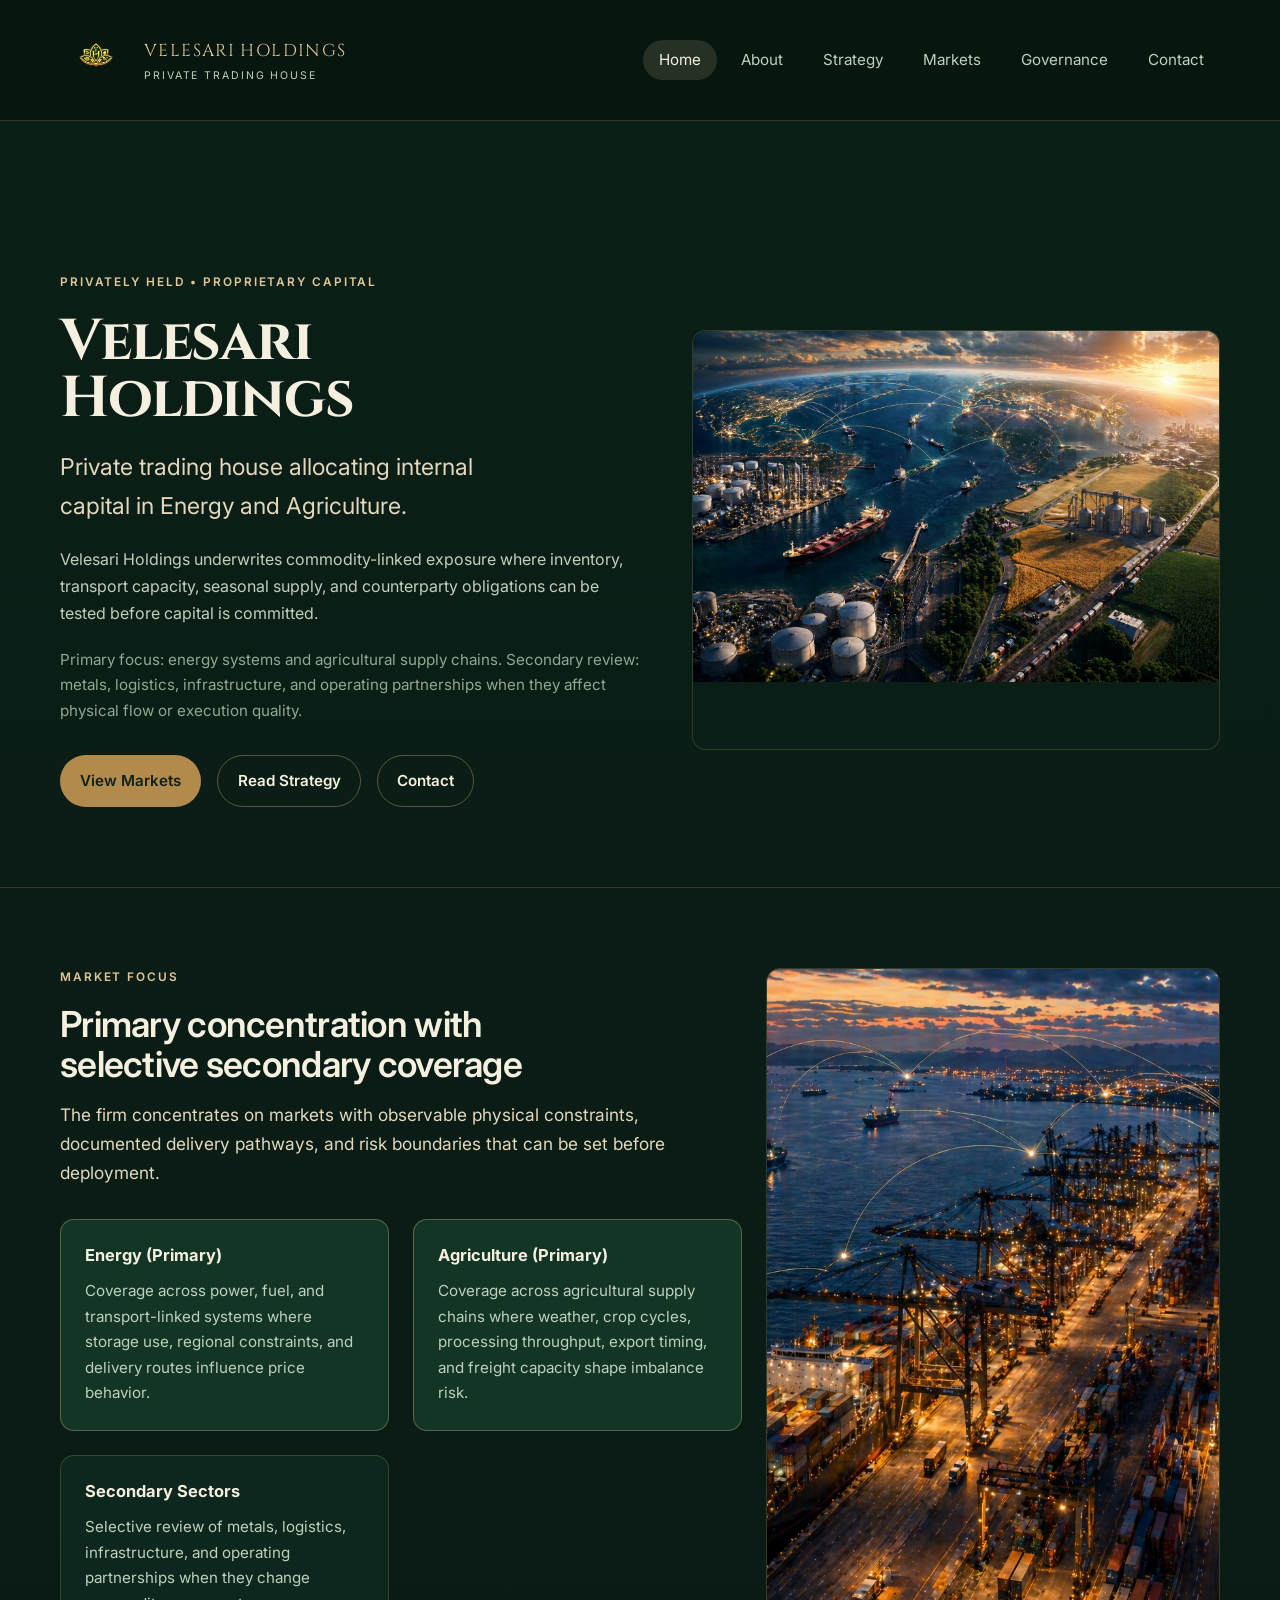
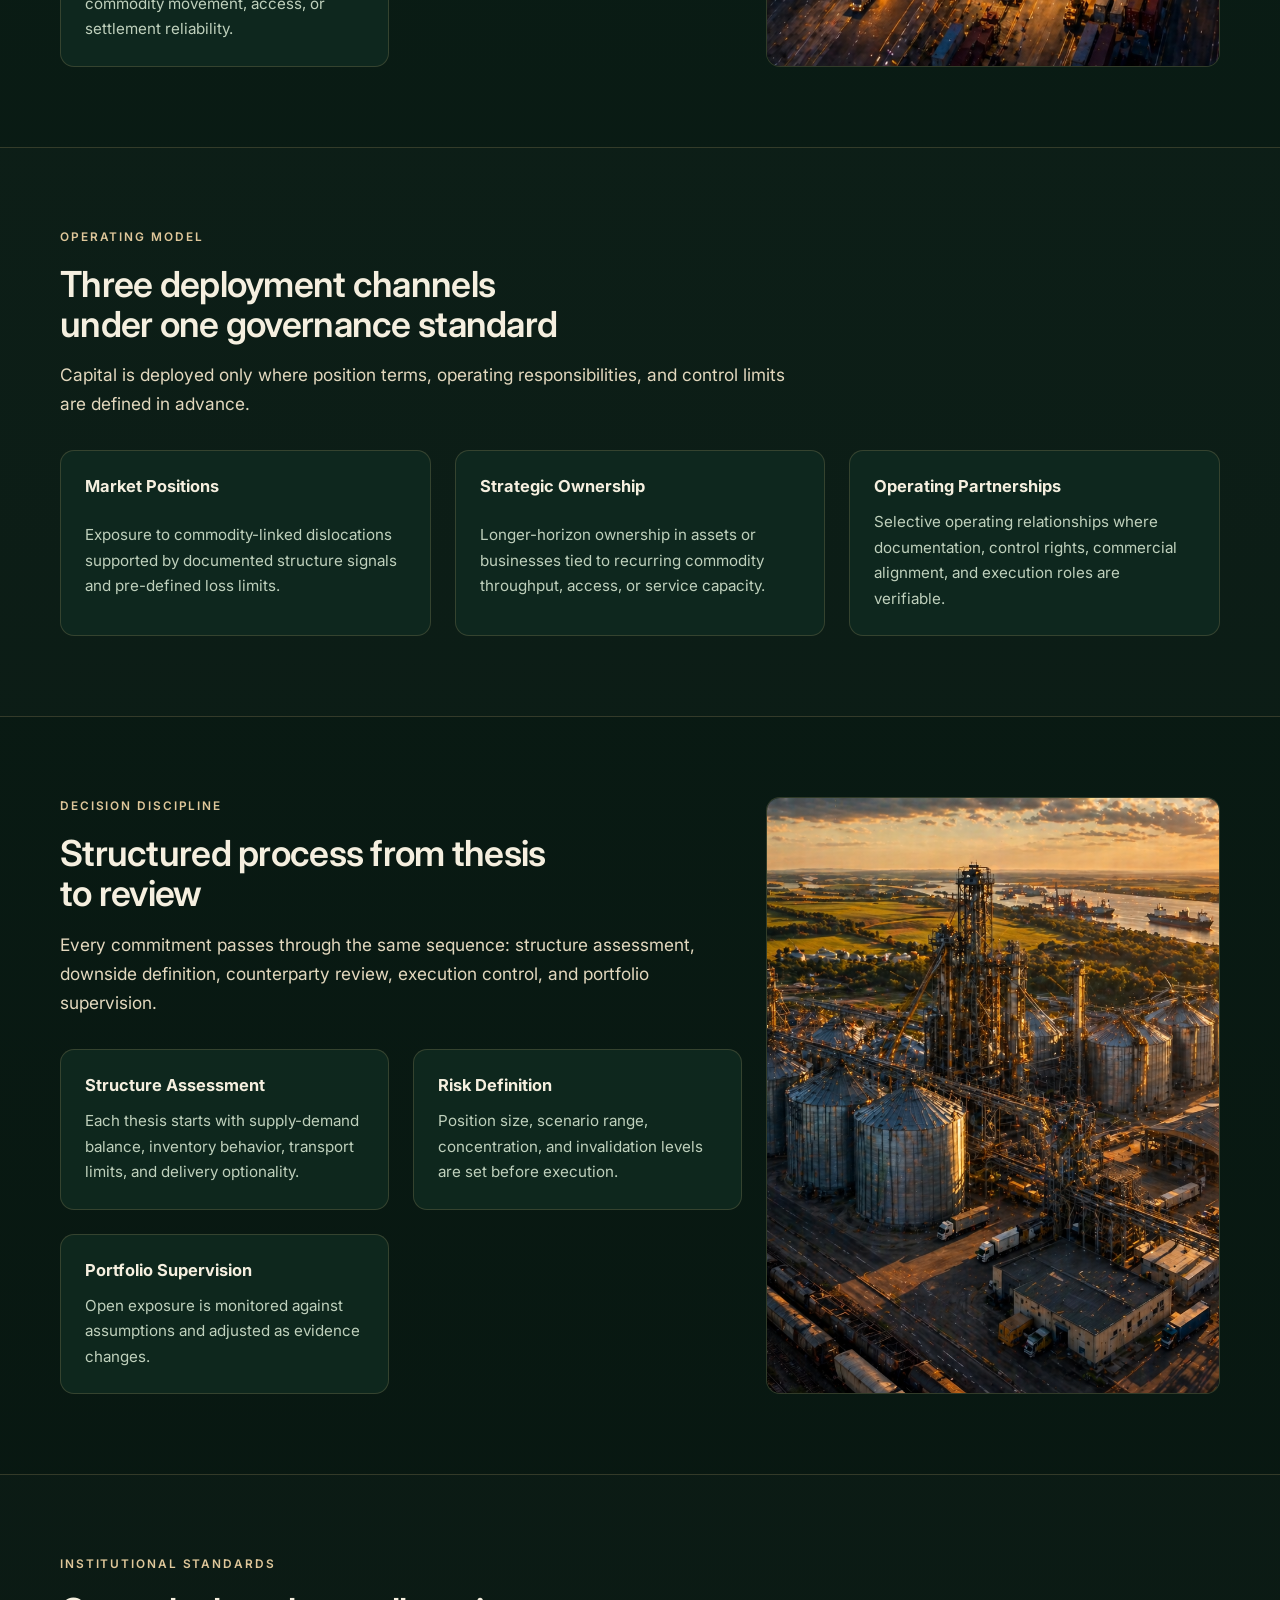
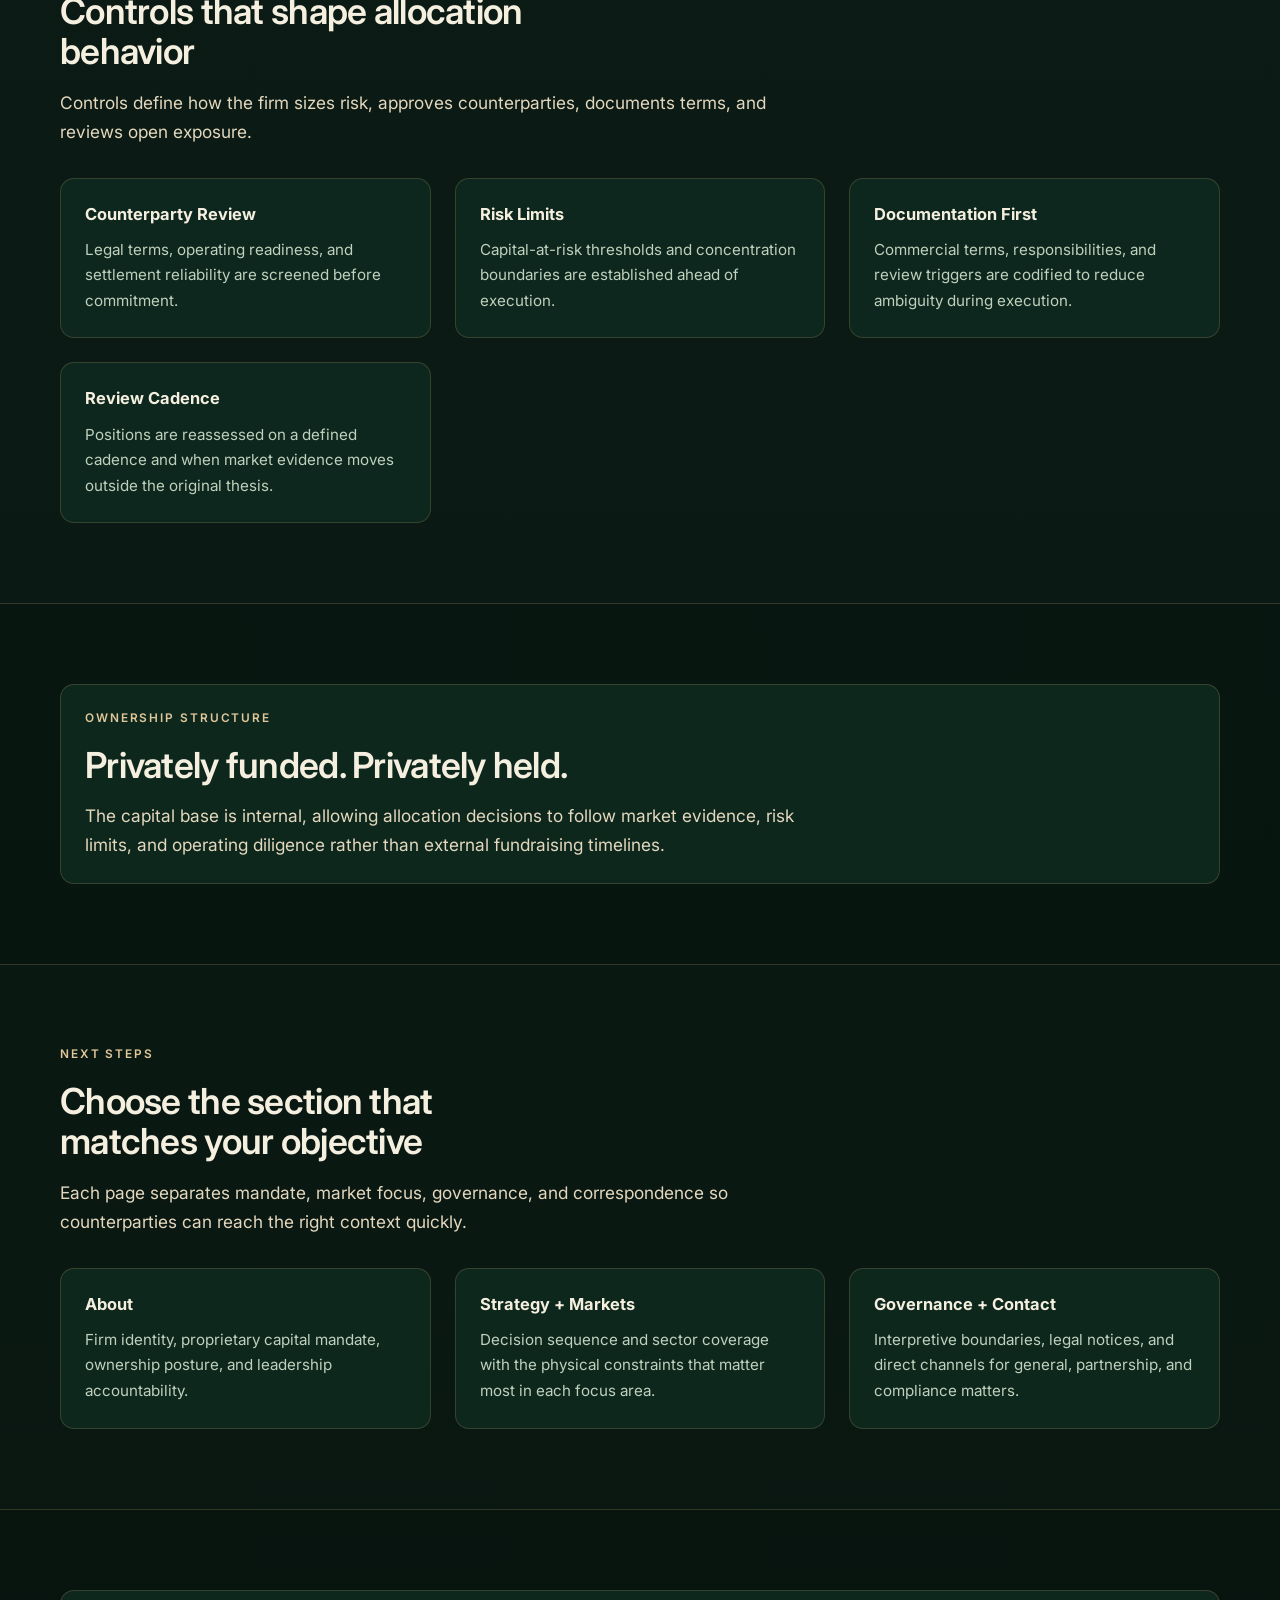
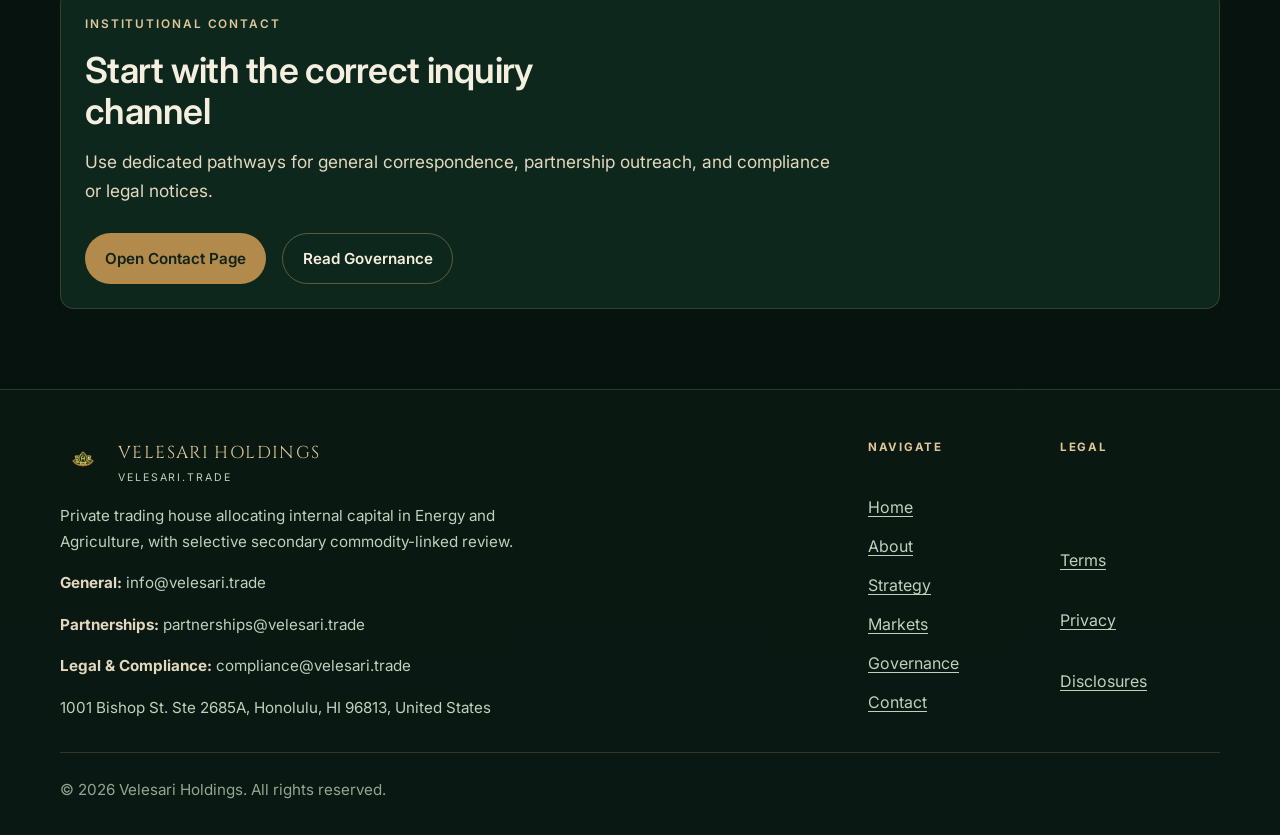
<file: index.html>
<!DOCTYPE html>
<html lang="en">
<head>
  <meta charset="utf-8" />
  <meta http-equiv="refresh" content="0; url=./home.html" />
  <meta name="viewport" content="width=device-width, initial-scale=1" />
  <title>Velesari Holdings | Redirecting</title>
  <link rel="canonical" href="./home.html" />
  <script>
    window.location.replace("./home.html");
  </script>
</head>
<body>
  <p>
    Redirecting to the <a href="./home.html">Velesari Holdings home page</a>.
  </p>
</body>
</html>
</file>
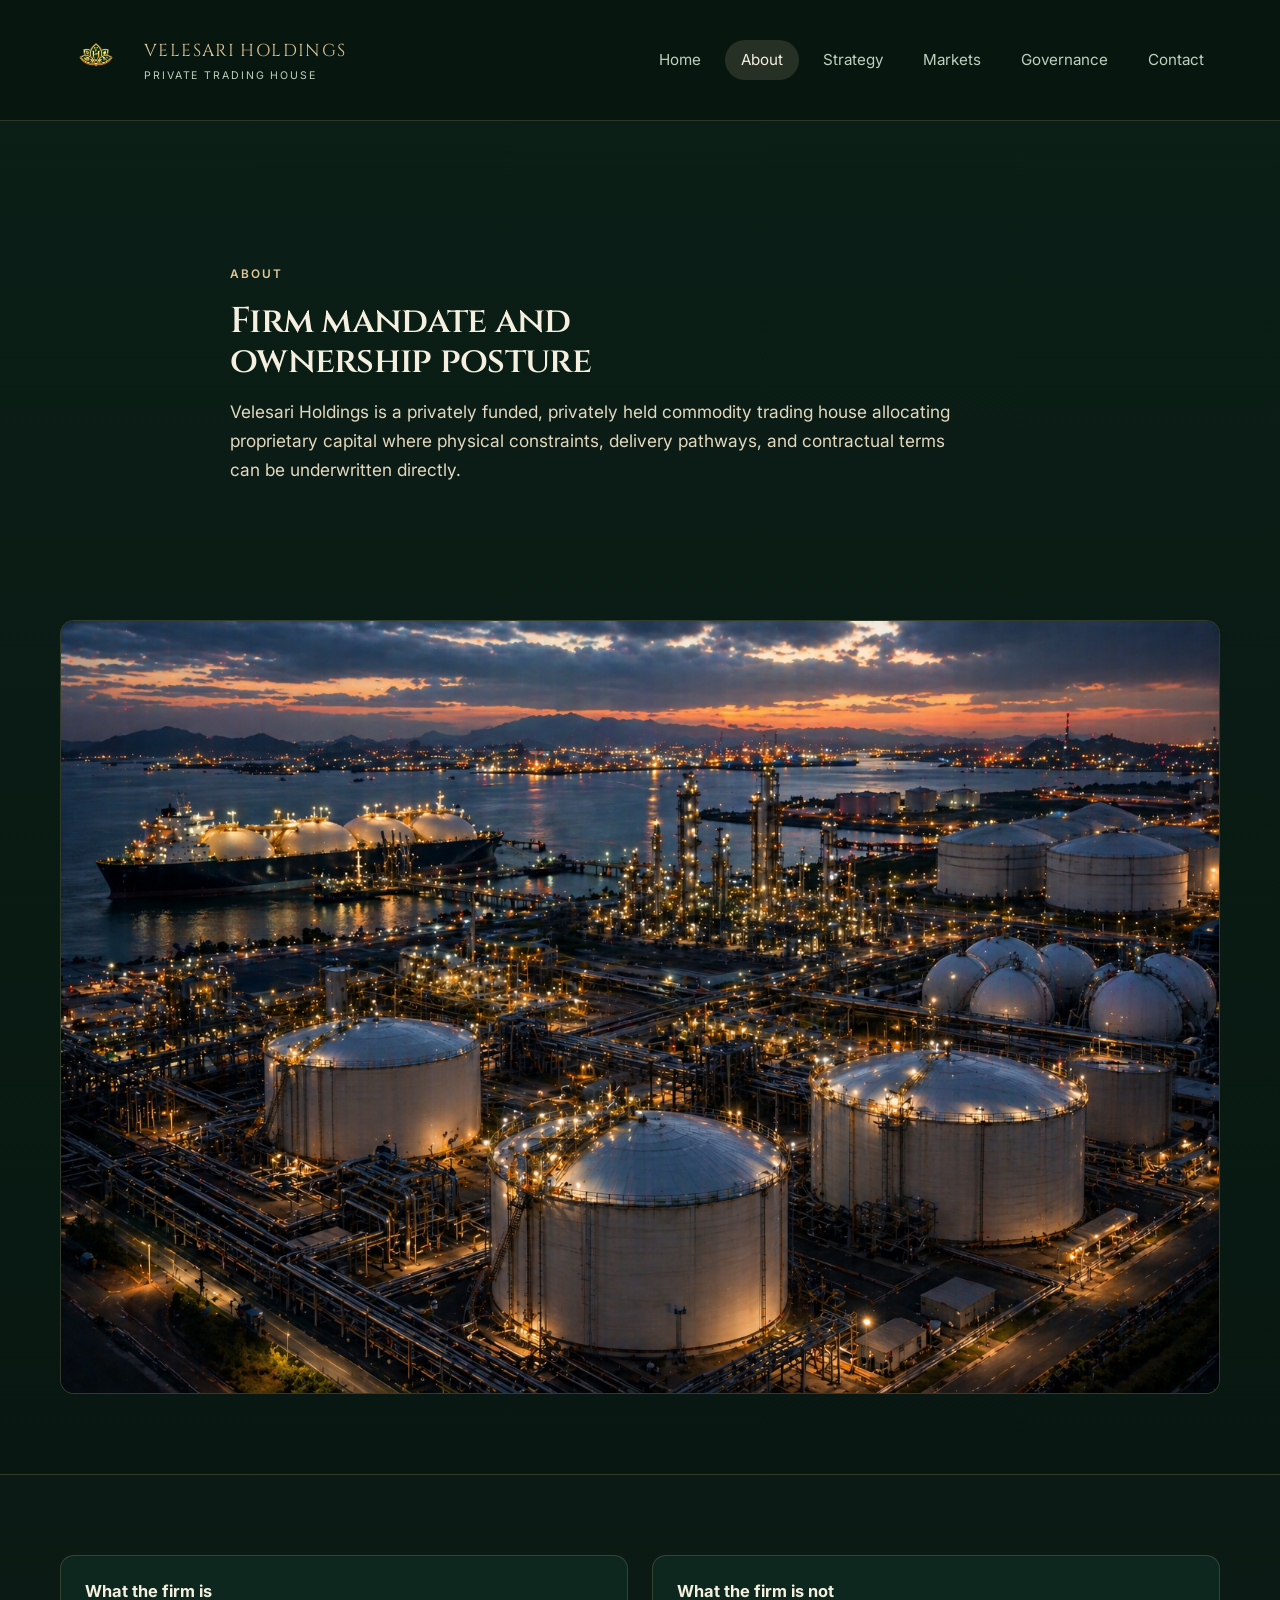
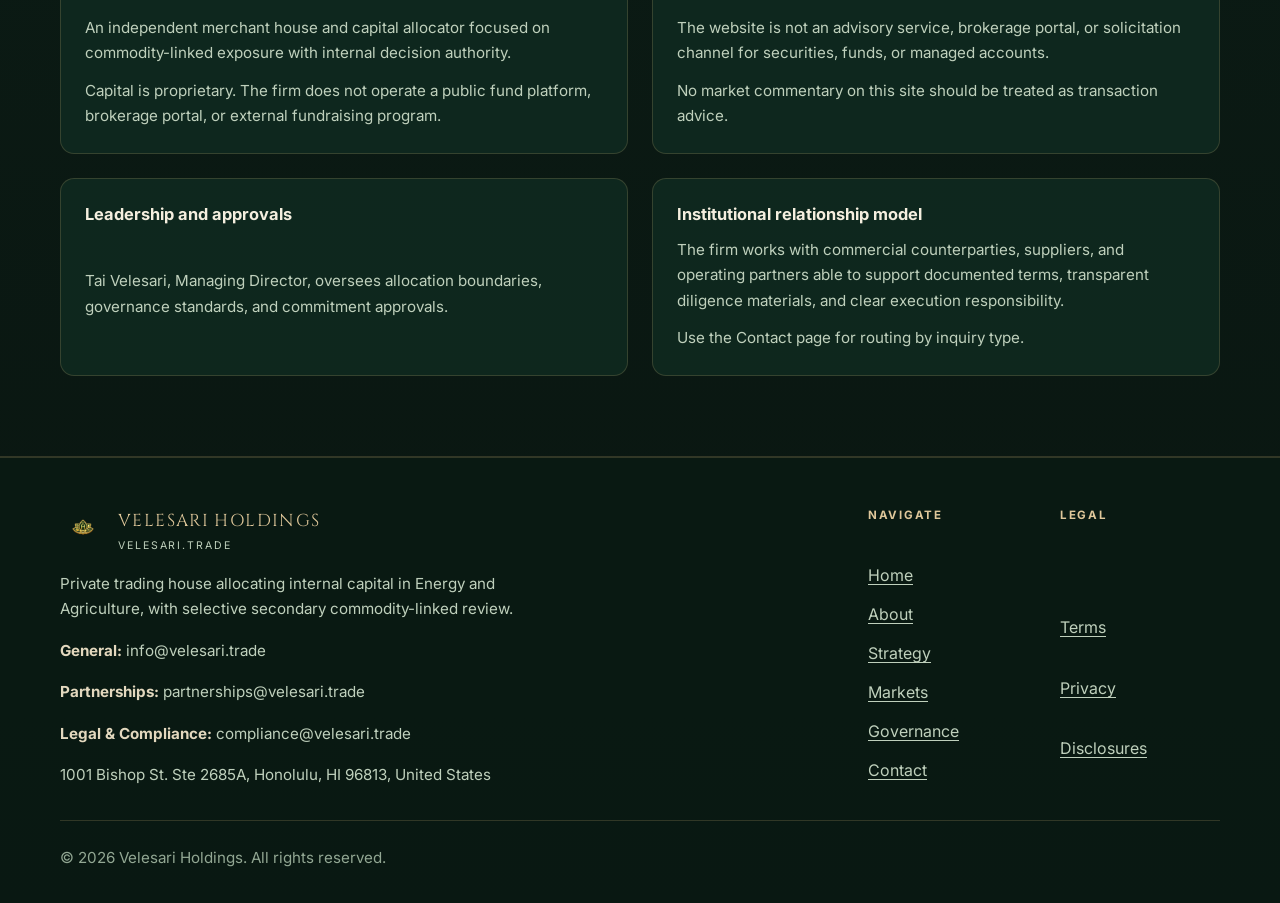
<file: about.html>
<!DOCTYPE html>
<html lang="en">
<head>
  <meta charset="utf-8" />
  <meta name="viewport" content="width=device-width, initial-scale=1" />
  <title>About | Velesari Holdings</title>
  <meta name="description" content="Firm identity, private ownership posture, proprietary capital mandate, leadership accountability, and relationship model at Velesari Holdings." />
  <meta name="theme-color" content="#071610" />
  <link rel="canonical" href="https://velesari.trade/about.html" />
  <meta property="og:type" content="website" />
  <meta property="og:title" content="About | Velesari Holdings" />
  <meta property="og:description" content="Private capital mandate, ownership posture, and counterparty engagement model for Velesari Holdings." />
  <meta property="og:url" content="https://velesari.trade/about.html" />
  <meta property="og:image" content="https://velesari.trade/assets/about-private-capital-commodity-stewardship.png" />
  <meta name="twitter:card" content="summary_large_image" />
  <meta name="twitter:title" content="About | Velesari Holdings" />
  <meta name="twitter:description" content="Private trading house mandate, ownership posture, and relationship model." />
  <meta name="twitter:image" content="https://velesari.trade/assets/about-private-capital-commodity-stewardship.png" />
  <link rel="preconnect" href="https://fonts.googleapis.com" />
  <link rel="preconnect" href="https://fonts.gstatic.com" crossorigin />
  <link href="https://fonts.googleapis.com/css2?family=Cinzel:wght@500;600&family=Inter:wght@400;500;600;700&display=swap" rel="stylesheet" />
  <link rel="stylesheet" href="./styles.css" />
</head>
<body data-page="about">
  <div class="site-shell">
    <div id="siteHeader"></div>
    <main class="page" id="mainContent">
      <section class="section page-banner" aria-labelledby="aboutTitle">
        <div class="section-inner section-inner-narrow section-head">
          <p class="eyebrow">About</p>
          <h1 id="aboutTitle" class="section-title">Firm mandate and ownership posture</h1>
          <p class="section-intro">Velesari Holdings is a privately funded, privately held commodity trading house allocating proprietary capital where physical constraints, delivery pathways, and contractual terms can be underwritten directly.</p>
        </div>
      </section>

      <section class="section" aria-labelledby="aboutVisualTitle">
        <div class="section-inner">
          <h2 id="aboutVisualTitle" class="visually-hidden">Private capital and commodity systems visual</h2>
          <figure class="visual-image visual-image-large">
            <img src="./assets/about-private-capital-commodity-stewardship.png" alt="Editorial image representing proprietary capital and commodity-linked systems." loading="lazy" decoding="async" />
          </figure>
        </div>
      </section>

      <section class="section section-muted" aria-labelledby="identityTitle">
        <div class="section-inner split-grid">
          <article class="card">
            <h2 id="identityTitle" class="card-title">What the firm is</h2>
            <p class="card-body">An independent merchant house and capital allocator focused on commodity-linked exposure with internal decision authority.</p>
            <p class="card-body">Capital is proprietary. The firm does not operate a public fund platform, brokerage portal, or external fundraising program.</p>
          </article>
          <article class="card">
            <h2 class="card-title">What the firm is not</h2>
            <p class="card-body">The website is not an advisory service, brokerage portal, or solicitation channel for securities, funds, or managed accounts.</p>
            <p class="card-body">No market commentary on this site should be treated as transaction advice.</p>
          </article>
          <article class="card">
            <h2 class="card-title">Leadership and approvals</h2>
            <p class="card-body">Tai Velesari, Managing Director, oversees allocation boundaries, governance standards, and commitment approvals.</p>
          </article>
          <article class="card">
            <h2 class="card-title">Institutional relationship model</h2>
            <p class="card-body">The firm works with commercial counterparties, suppliers, and operating partners able to support documented terms, transparent diligence materials, and clear execution responsibility.</p>
            <p class="card-body"><a href="./contact.html">Use the Contact page for routing by inquiry type.</a></p>
          </article>
        </div>
      </section>
    </main>
    <div id="siteFooter"></div>
  </div>
  <script src="./site.js" defer></script>
</body>
</html>
</file>
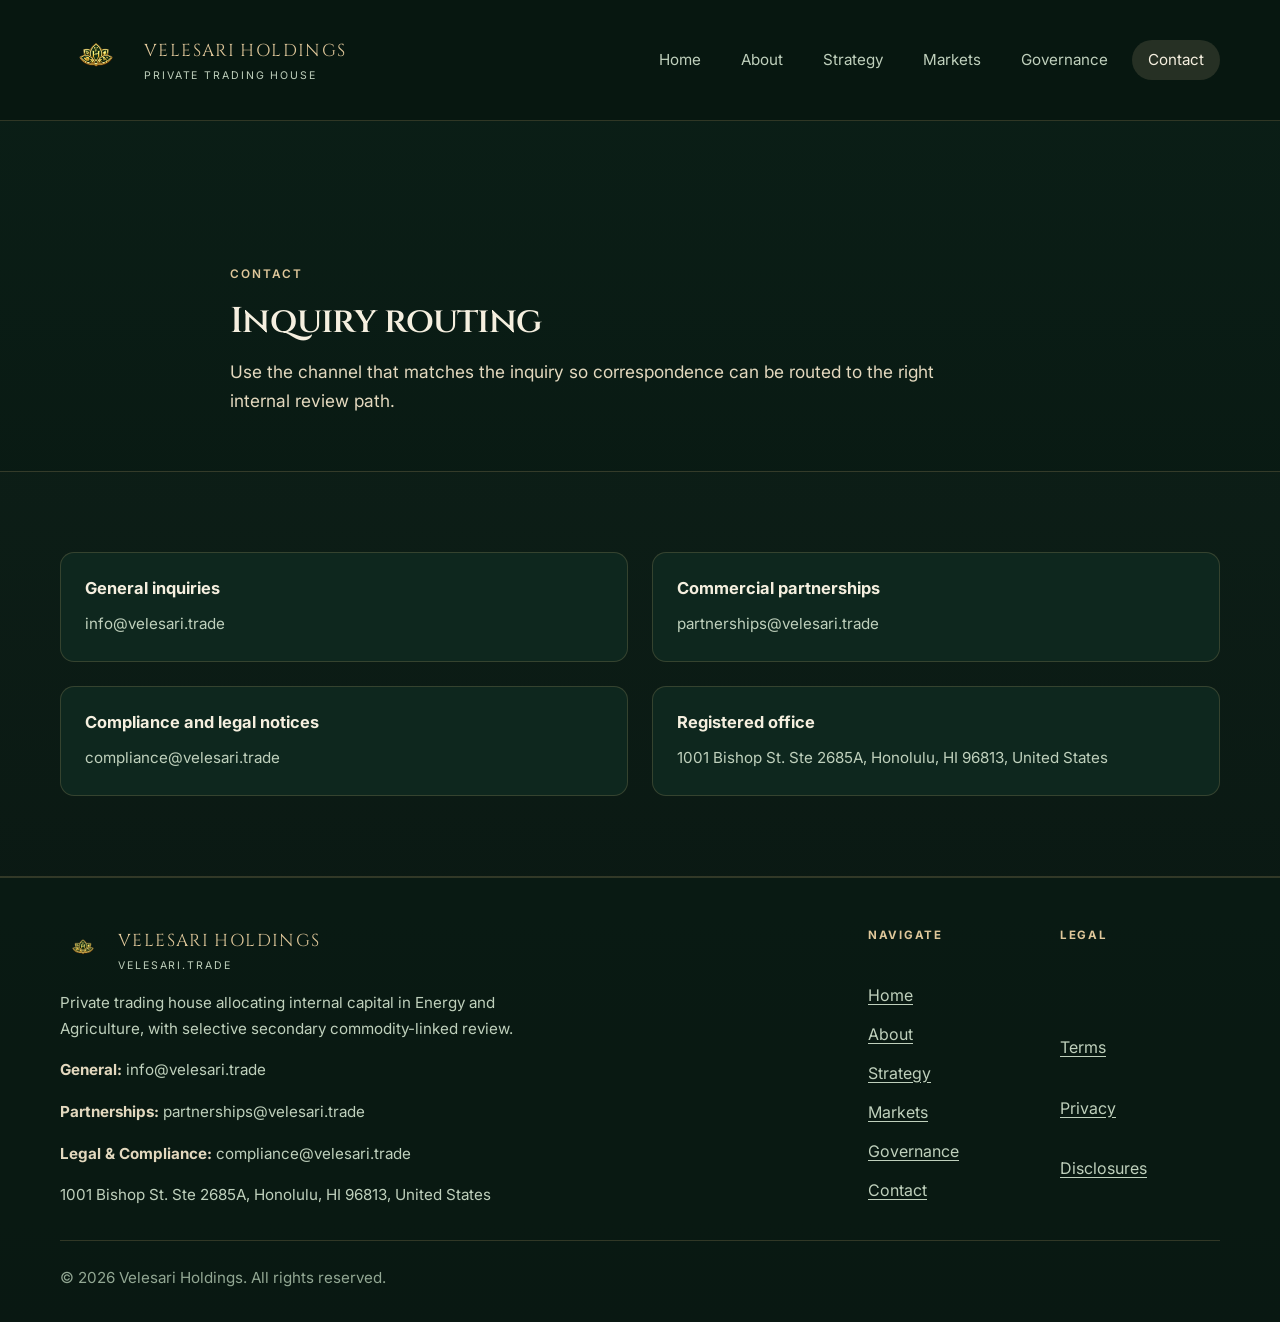
<file: contact.html>
<!DOCTYPE html>
<html lang="en">
<head>
  <meta charset="utf-8" />
  <meta name="viewport" content="width=device-width, initial-scale=1" />
  <title>Contact | Velesari Holdings</title>
  <meta name="description" content="Practical inquiry routing for general correspondence, commercial partnerships, compliance notices, and registered office details." />
  <meta name="theme-color" content="#071610" />
  <link rel="canonical" href="https://velesari.trade/contact.html" />
  <meta property="og:type" content="website" />
  <meta property="og:title" content="Contact | Velesari Holdings" />
  <meta property="og:description" content="Dedicated Velesari Holdings channels for general, partnership, compliance, and legal inquiries." />
  <meta property="og:url" content="https://velesari.trade/contact.html" />
  <meta property="og:image" content="https://velesari.trade/assets/homepage-global-commodity-systems.png" />
  <meta name="twitter:card" content="summary_large_image" />
  <meta name="twitter:title" content="Contact | Velesari Holdings" />
  <meta name="twitter:description" content="General, partnership, and compliance contact pathways." />
  <meta name="twitter:image" content="https://velesari.trade/assets/homepage-global-commodity-systems.png" />
  <link rel="preconnect" href="https://fonts.googleapis.com" />
  <link rel="preconnect" href="https://fonts.gstatic.com" crossorigin />
  <link href="https://fonts.googleapis.com/css2?family=Cinzel:wght@500;600&family=Inter:wght@400;500;600;700&display=swap" rel="stylesheet" />
  <link rel="stylesheet" href="./styles.css" />
</head>
<body data-page="contact">
  <div class="site-shell">
    <div id="siteHeader"></div>
    <main class="page" id="mainContent">
      <section class="section page-banner" aria-labelledby="contactTitle">
        <div class="section-inner section-inner-narrow section-head">
          <p class="eyebrow">Contact</p>
          <h1 id="contactTitle" class="section-title">Inquiry routing</h1>
          <p class="section-intro">Use the channel that matches the inquiry so correspondence can be routed to the right internal review path.</p>
        </div>
      </section>

      <section class="section section-muted" aria-label="Contact channels">
        <div class="section-inner contact-grid">
          <article class="card"><h2 class="card-title">General inquiries</h2><p class="card-body"><a href="mailto:info@velesari.trade">info@velesari.trade</a></p></article>
          <article class="card"><h2 class="card-title">Commercial partnerships</h2><p class="card-body"><a href="mailto:partnerships@velesari.trade">partnerships@velesari.trade</a></p></article>
          <article class="card"><h2 class="card-title">Compliance and legal notices</h2><p class="card-body"><a href="mailto:compliance@velesari.trade">compliance@velesari.trade</a></p></article>
          <article class="card"><h2 class="card-title">Registered office</h2><p class="card-body">1001 Bishop St. Ste 2685A, Honolulu, HI 96813, United States</p></article>
        </div>
      </section>
    </main>
    <div id="siteFooter"></div>
  </div>
  <script src="./site.js" defer></script>
</body>
</html>
</file>
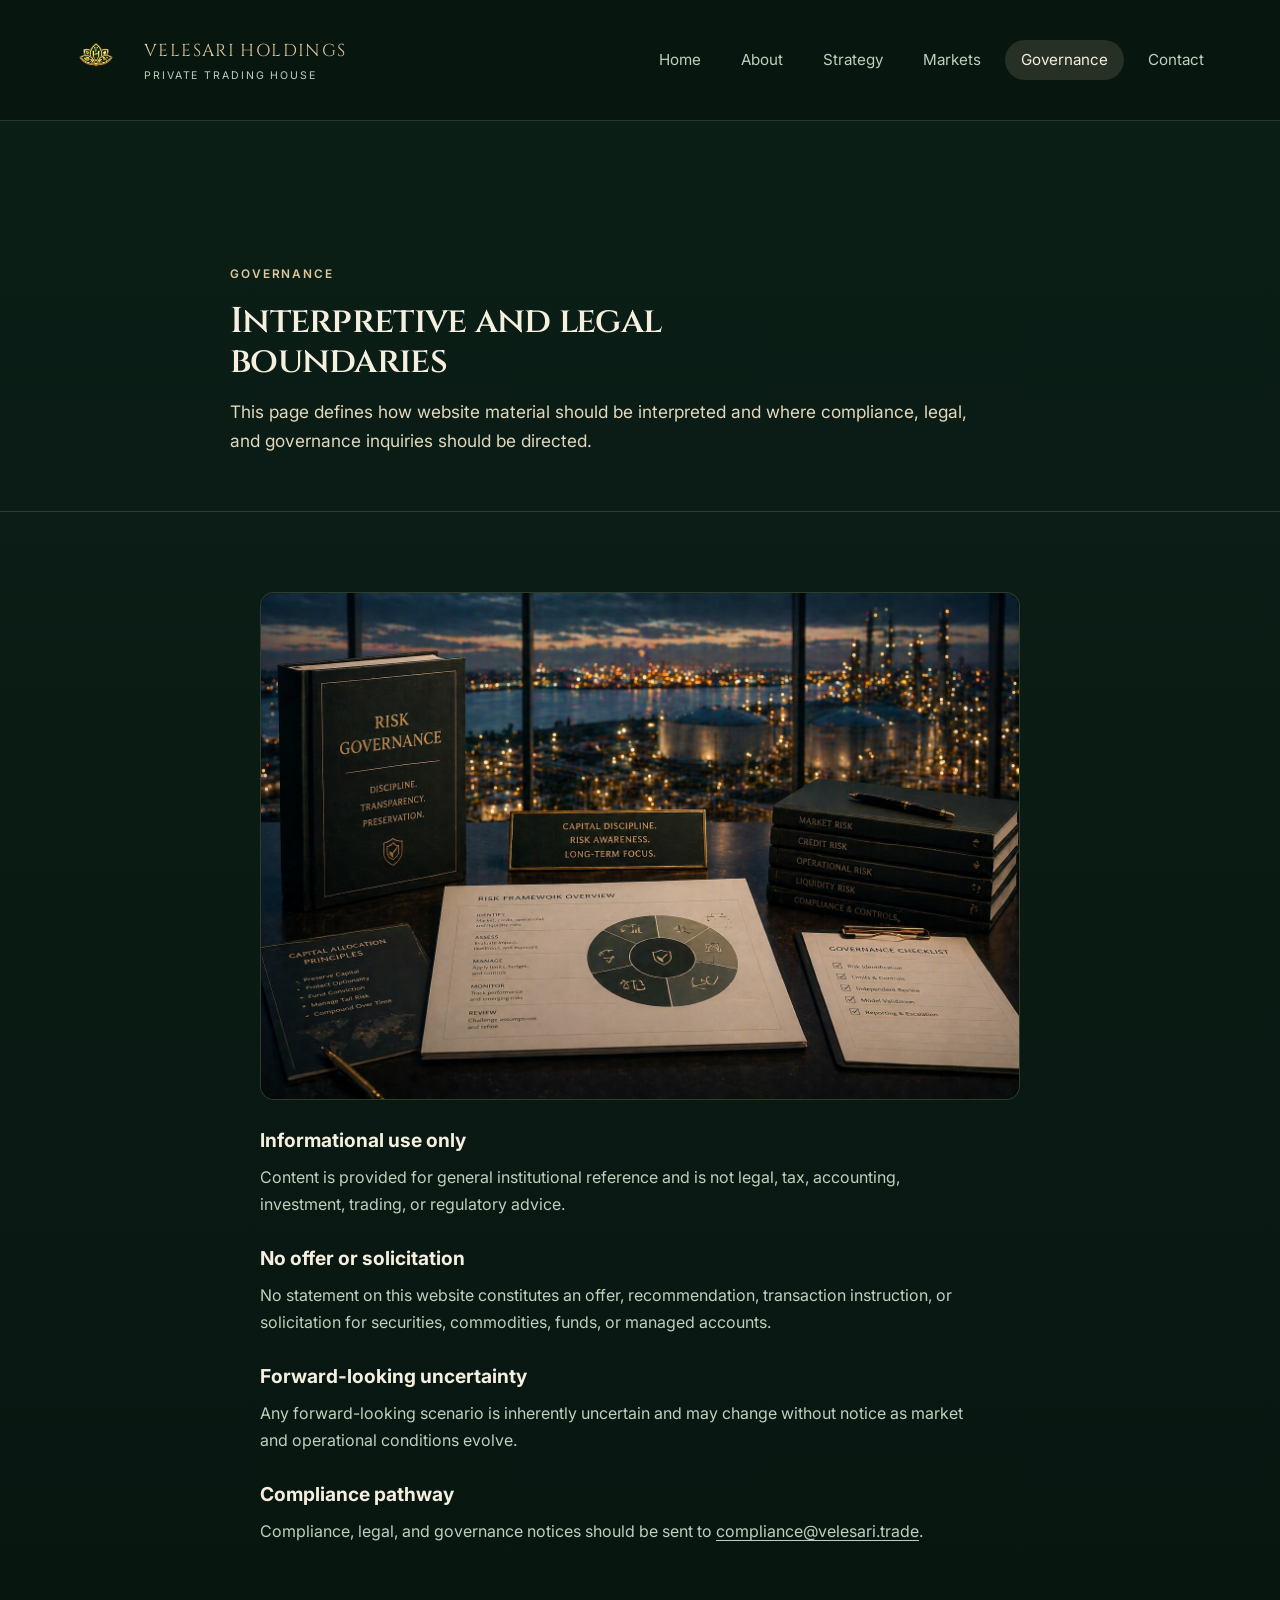
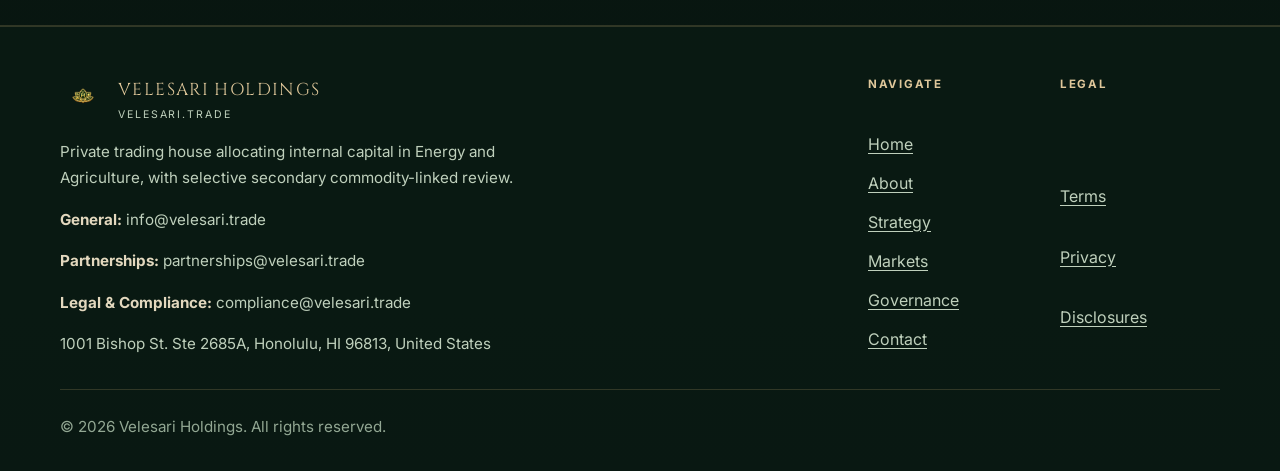
<file: disclosures.html>
<!DOCTYPE html>
<html lang="en">
<head>
  <meta charset="utf-8" />
  <meta name="viewport" content="width=device-width, initial-scale=1" />
  <title>Governance | Velesari Holdings</title>
  <meta name="description" content="Interpretive, legal, and compliance boundaries for website materials published by Velesari Holdings." />
  <meta name="theme-color" content="#071610" />
  <link rel="canonical" href="https://velesari.trade/disclosures.html" />
  <meta property="og:type" content="website" />
  <meta property="og:title" content="Governance | Velesari Holdings" />
  <meta property="og:description" content="Informational-use boundaries, no-offer language, and compliance routing." />
  <meta property="og:url" content="https://velesari.trade/disclosures.html" />
  <meta property="og:image" content="https://velesari.trade/assets/governance-disclosure-framework.png" />
  <meta name="twitter:card" content="summary_large_image" />
  <meta name="twitter:title" content="Governance | Velesari Holdings" />
  <meta name="twitter:description" content="Legal interpretation boundaries for this website." />
  <meta name="twitter:image" content="https://velesari.trade/assets/governance-disclosure-framework.png" />
  <link rel="preconnect" href="https://fonts.googleapis.com" />
  <link rel="preconnect" href="https://fonts.gstatic.com" crossorigin />
  <link href="https://fonts.googleapis.com/css2?family=Cinzel:wght@500;600&family=Inter:wght@400;500;600;700&display=swap" rel="stylesheet" />
  <link rel="stylesheet" href="./styles.css" />
</head>
<body data-page="governance" class="page-legal">
  <div class="site-shell">
    <div id="siteHeader"></div>
    <main class="page" id="mainContent">
      <section class="section page-banner" aria-labelledby="governanceTitle">
        <div class="section-inner section-inner-narrow section-head">
          <p class="eyebrow">Governance</p>
          <h1 id="governanceTitle" class="section-title">Interpretive and legal boundaries</h1>
          <p class="section-intro">This page defines how website material should be interpreted and where compliance, legal, and governance inquiries should be directed.</p>
        </div>
      </section>

      <section class="section section-muted" aria-labelledby="govDocTitle">
        <div class="section-inner section-inner-narrow prose">
          <figure class="visual-image visual-image-document">
            <img src="./assets/governance-disclosure-framework.png" alt="Governance disclosure framework image." loading="lazy" decoding="async" />
          </figure>
          <div>
            <h2 id="govDocTitle">Informational use only</h2>
            <p>Content is provided for general institutional reference and is not legal, tax, accounting, investment, trading, or regulatory advice.</p>
          </div>
          <div>
            <h2>No offer or solicitation</h2>
            <p>No statement on this website constitutes an offer, recommendation, transaction instruction, or solicitation for securities, commodities, funds, or managed accounts.</p>
          </div>
          <div>
            <h2>Forward-looking uncertainty</h2>
            <p>Any forward-looking scenario is inherently uncertain and may change without notice as market and operational conditions evolve.</p>
          </div>
          <div>
            <h2>Compliance pathway</h2>
            <p>Compliance, legal, and governance notices should be sent to <a href="mailto:compliance@velesari.trade">compliance@velesari.trade</a>.</p>
          </div>
        </div>
      </section>
    </main>
    <div id="siteFooter"></div>
  </div>
  <script src="./site.js" defer></script>
</body>
</html>
</file>
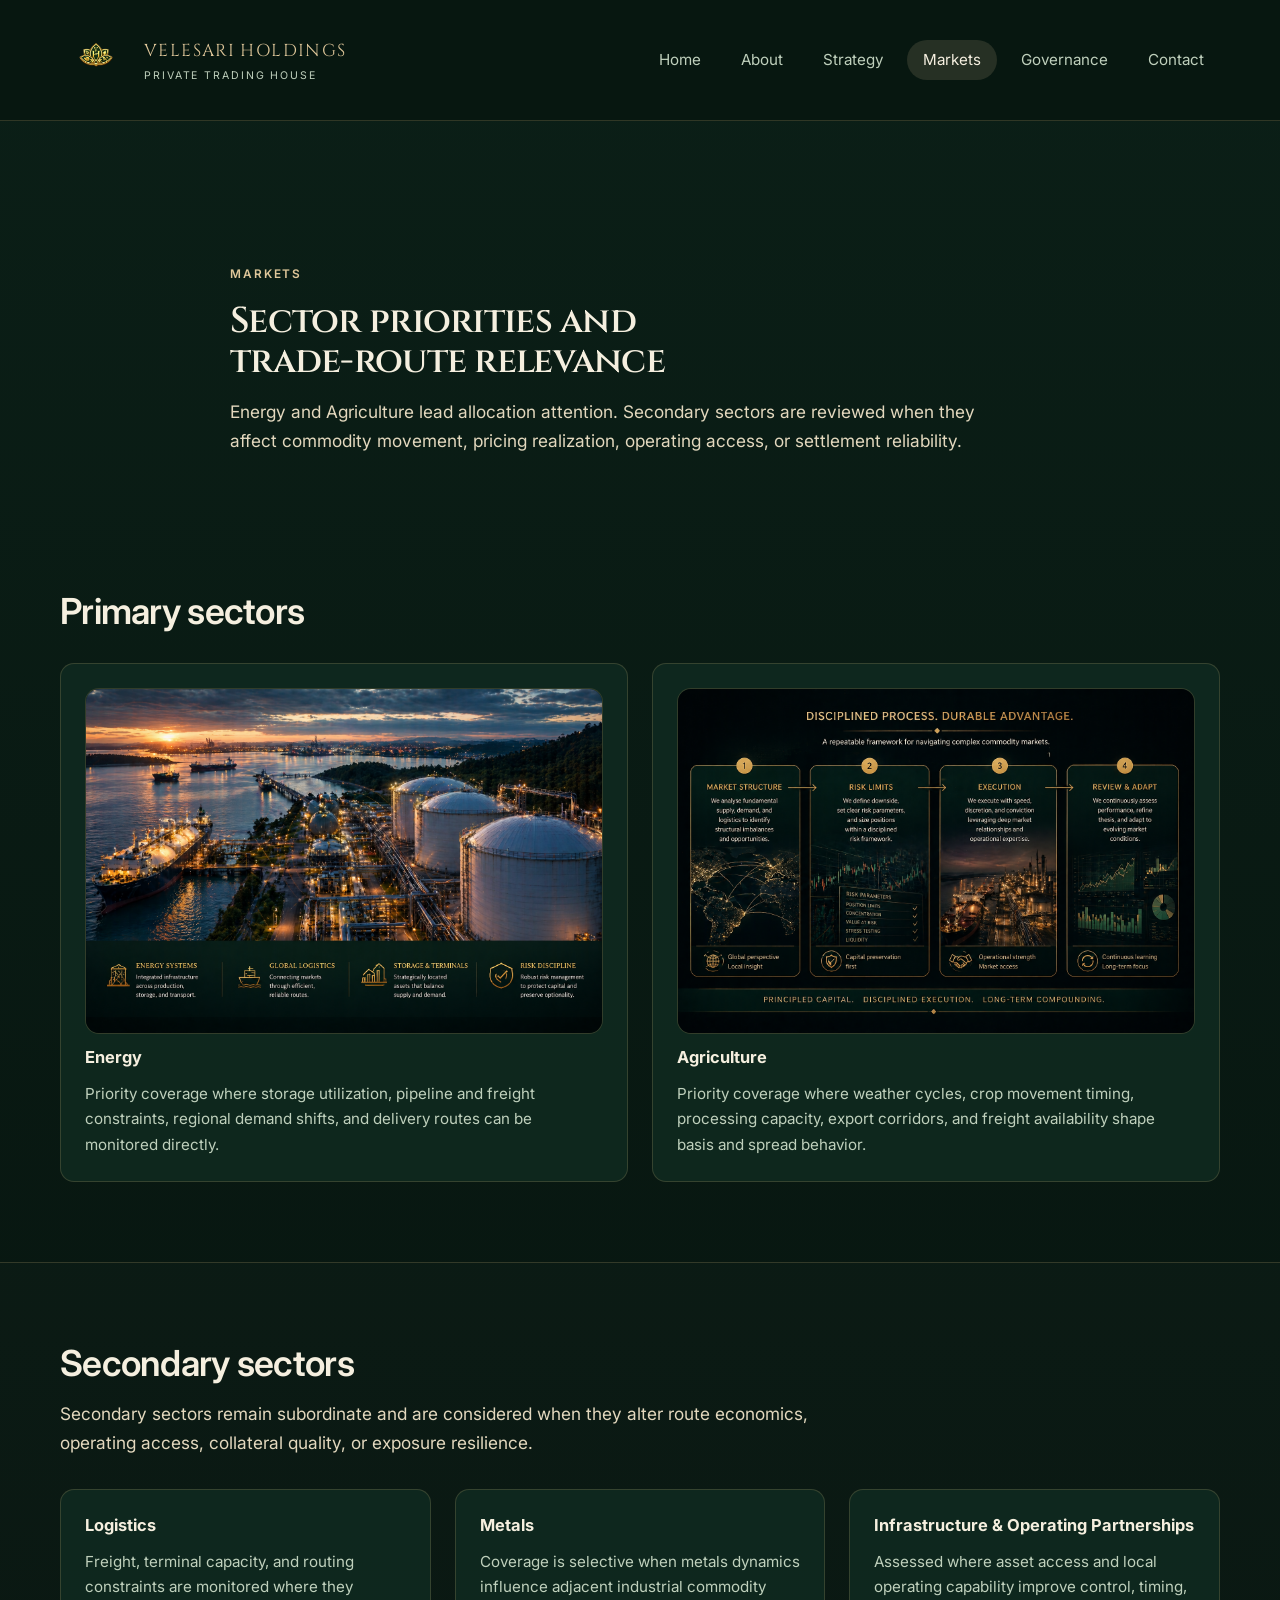
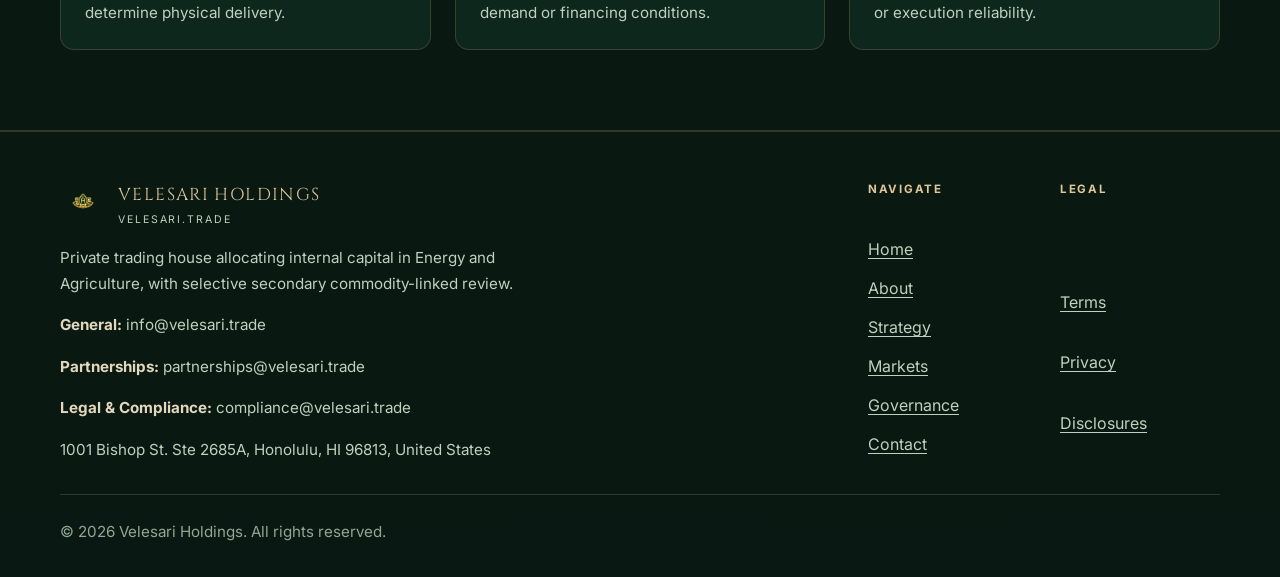
<file: domains.html>
<!DOCTYPE html>
<html lang="en">
<head>
  <meta charset="utf-8" />
  <meta name="viewport" content="width=device-width, initial-scale=1" />
  <title>Markets | Velesari Holdings</title>
  <meta name="description" content="Primary sector coverage in Energy and Agriculture, with secondary relevance of logistics, metals, infrastructure, and operating partnerships." />
  <meta name="theme-color" content="#071610" />
  <link rel="canonical" href="https://velesari.trade/domains.html" />
  <meta property="og:type" content="website" />
  <meta property="og:title" content="Markets | Velesari Holdings" />
  <meta property="og:description" content="Energy and Agriculture coverage with secondary review of logistics, metals, infrastructure, and operating partnerships." />
  <meta property="og:url" content="https://velesari.trade/domains.html" />
  <meta property="og:image" content="https://velesari.trade/assets/markets-energy-systems.png" />
  <meta name="twitter:card" content="summary_large_image" />
  <meta name="twitter:title" content="Markets | Velesari Holdings" />
  <meta name="twitter:description" content="Energy and Agriculture primary coverage with secondary sector support." />
  <meta name="twitter:image" content="https://velesari.trade/assets/markets-energy-systems.png" />
  <link rel="preconnect" href="https://fonts.googleapis.com" />
  <link rel="preconnect" href="https://fonts.gstatic.com" crossorigin />
  <link href="https://fonts.googleapis.com/css2?family=Cinzel:wght@500;600&family=Inter:wght@400;500;600;700&display=swap" rel="stylesheet" />
  <link rel="stylesheet" href="./styles.css" />
</head>
<body data-page="domains">
  <div class="site-shell">
    <div id="siteHeader"></div>

    <main class="page" id="mainContent">
      <section class="section page-banner" aria-labelledby="domainsTitle">
        <div class="section-inner section-inner-narrow section-head">
          <p class="eyebrow">Markets</p>
          <h1 id="domainsTitle" class="section-title">Sector priorities and trade-route relevance</h1>
          <p class="section-intro">Energy and Agriculture lead allocation attention. Secondary sectors are reviewed when they affect commodity movement, pricing realization, operating access, or settlement reliability.</p>
        </div>
      </section>

      <section class="section" aria-labelledby="primaryTitle">
        <div class="section-inner">
          <div class="section-head">
            <h2 id="primaryTitle" class="section-title">Primary sectors</h2>
          </div>
          <div class="primary-grid">
            <article class="card">
              <figure class="visual-image visual-image-sector">
                <img src="./assets/markets-energy-systems.png" alt="Energy systems sector image." loading="lazy" decoding="async" />
              </figure>
              <h3 class="card-title">Energy</h3>
              <p class="card-body">Priority coverage where storage utilization, pipeline and freight constraints, regional demand shifts, and delivery routes can be monitored directly.</p>
            </article>
            <article class="card">
              <figure class="visual-image visual-image-sector">
                <img src="./assets/markets-agricultural-supply-chains.png" alt="Agricultural supply chains sector image." loading="lazy" decoding="async" />
              </figure>
              <h3 class="card-title">Agriculture</h3>
              <p class="card-body">Priority coverage where weather cycles, crop movement timing, processing capacity, export corridors, and freight availability shape basis and spread behavior.</p>
            </article>
          </div>
        </div>
      </section>

      <section class="section section-muted" aria-labelledby="secondaryTitle">
        <div class="section-inner">
          <div class="section-head">
            <h2 id="secondaryTitle" class="section-title">Secondary sectors</h2>
            <p class="section-intro">Secondary sectors remain subordinate and are considered when they alter route economics, operating access, collateral quality, or exposure resilience.</p>
          </div>
          <div class="secondary-grid">
            <article class="card"><h3 class="card-title">Logistics</h3><p class="card-body">Freight, terminal capacity, and routing constraints are monitored where they determine physical delivery.</p></article>
            <article class="card"><h3 class="card-title">Metals</h3><p class="card-body">Coverage is selective when metals dynamics influence adjacent industrial commodity demand or financing conditions.</p></article>
            <article class="card"><h3 class="card-title">Infrastructure & Operating Partnerships</h3><p class="card-body">Assessed where asset access and local operating capability improve control, timing, or execution reliability.</p></article>
          </div>
        </div>
      </section>
    </main>

    <div id="siteFooter"></div>
  </div>

  <script src="./site.js" defer></script>
</body>
</html>
</file>
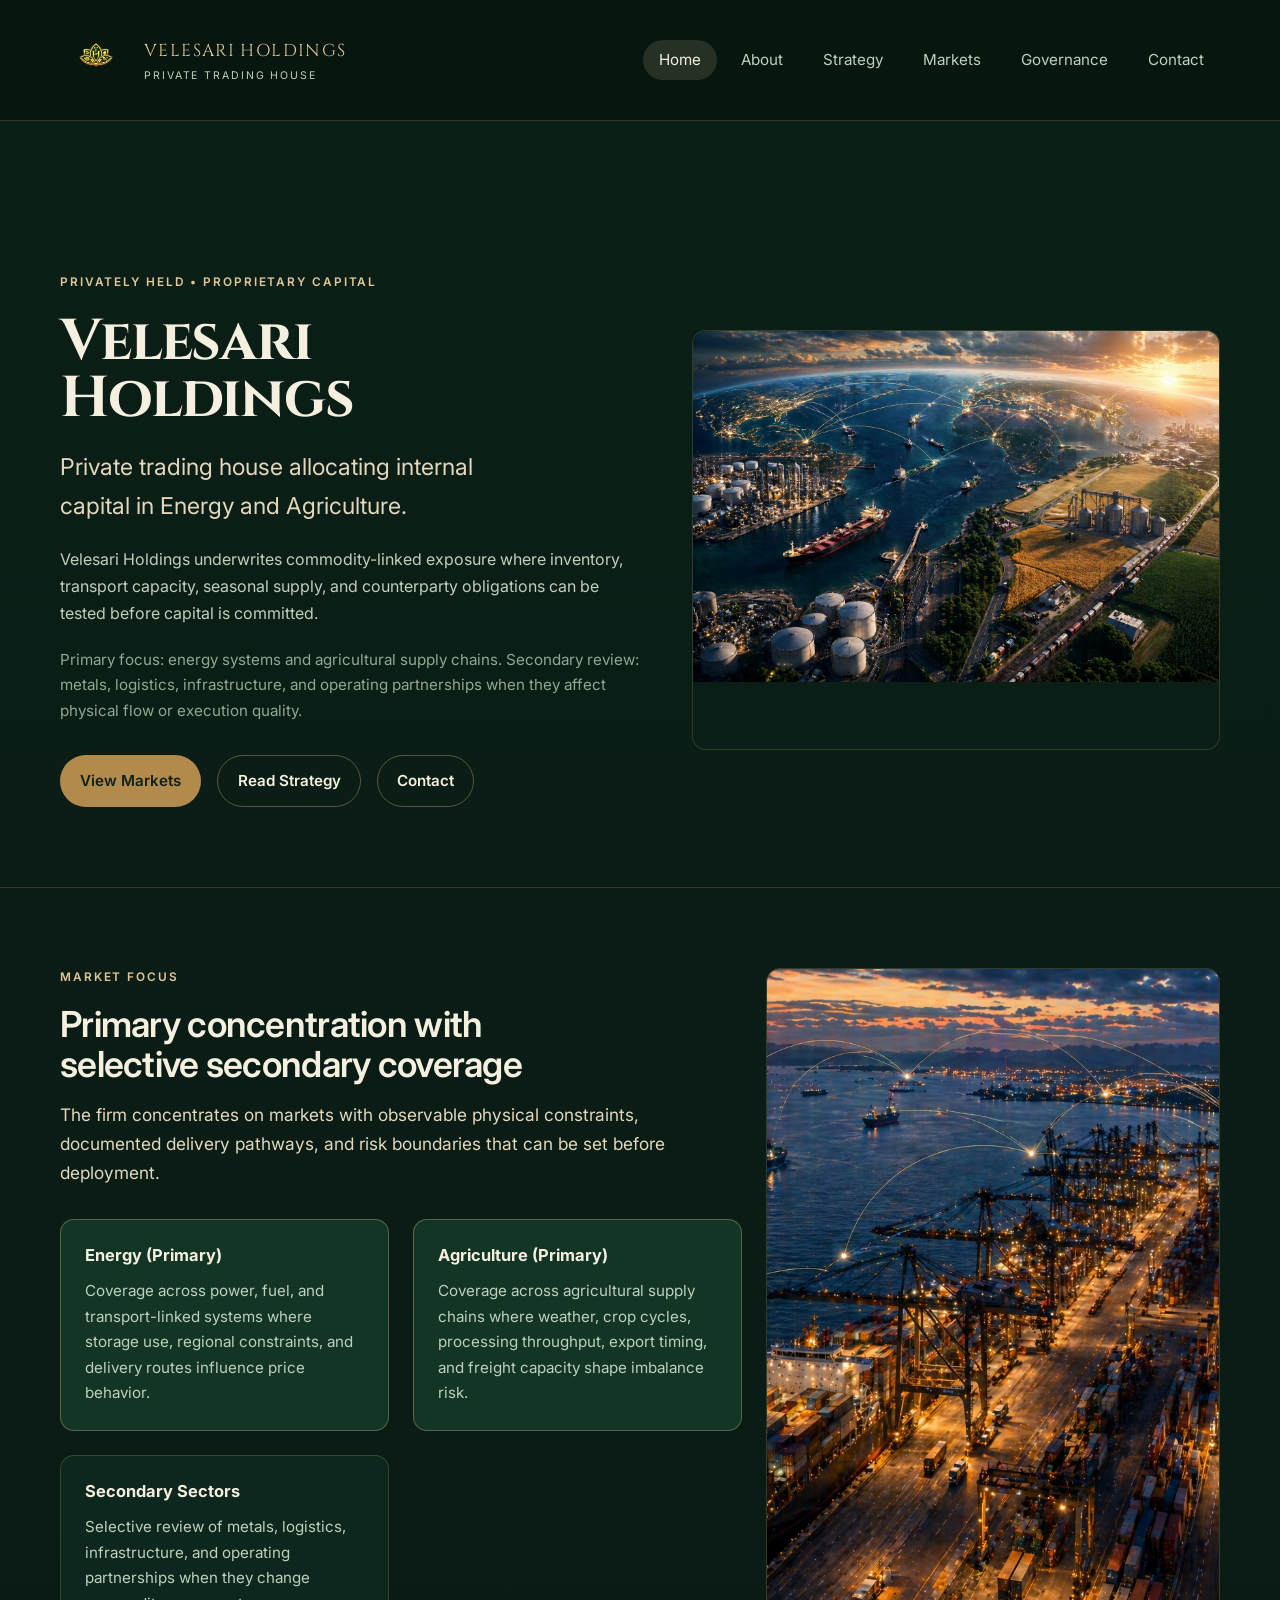
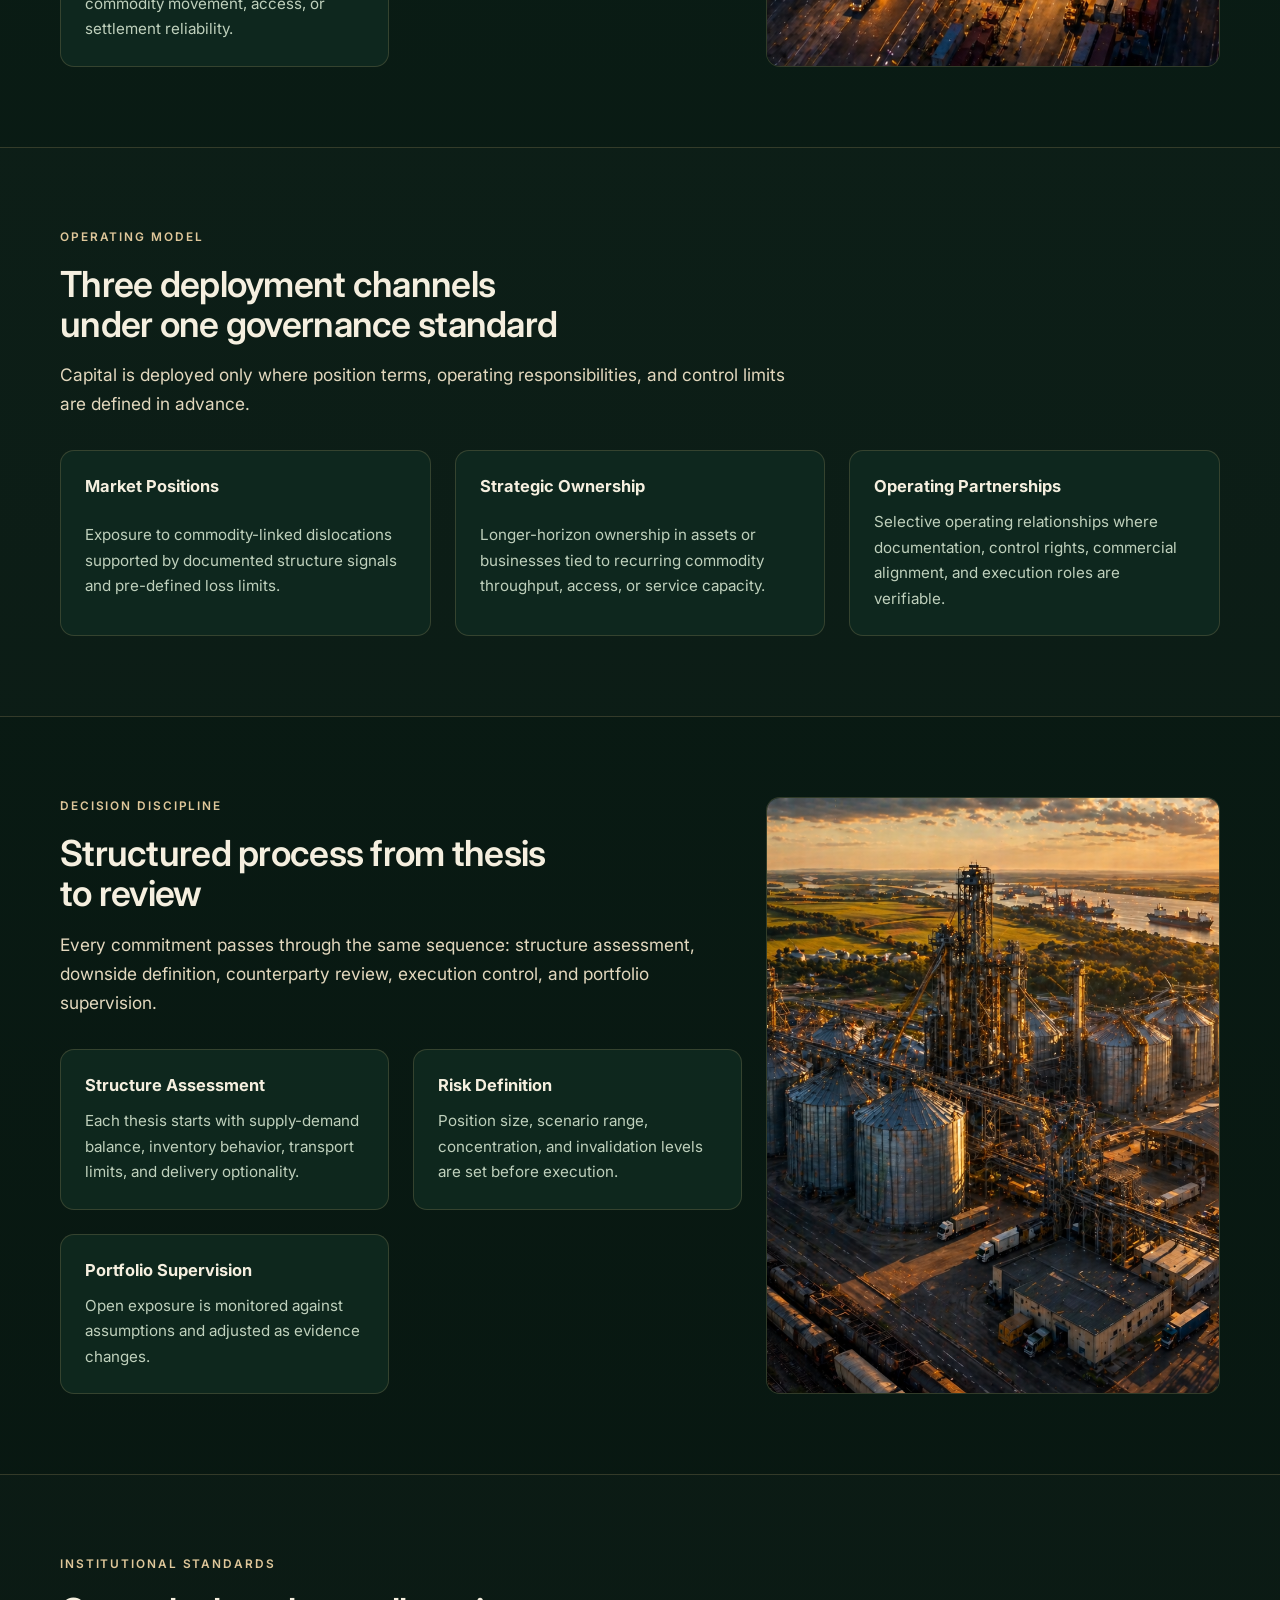
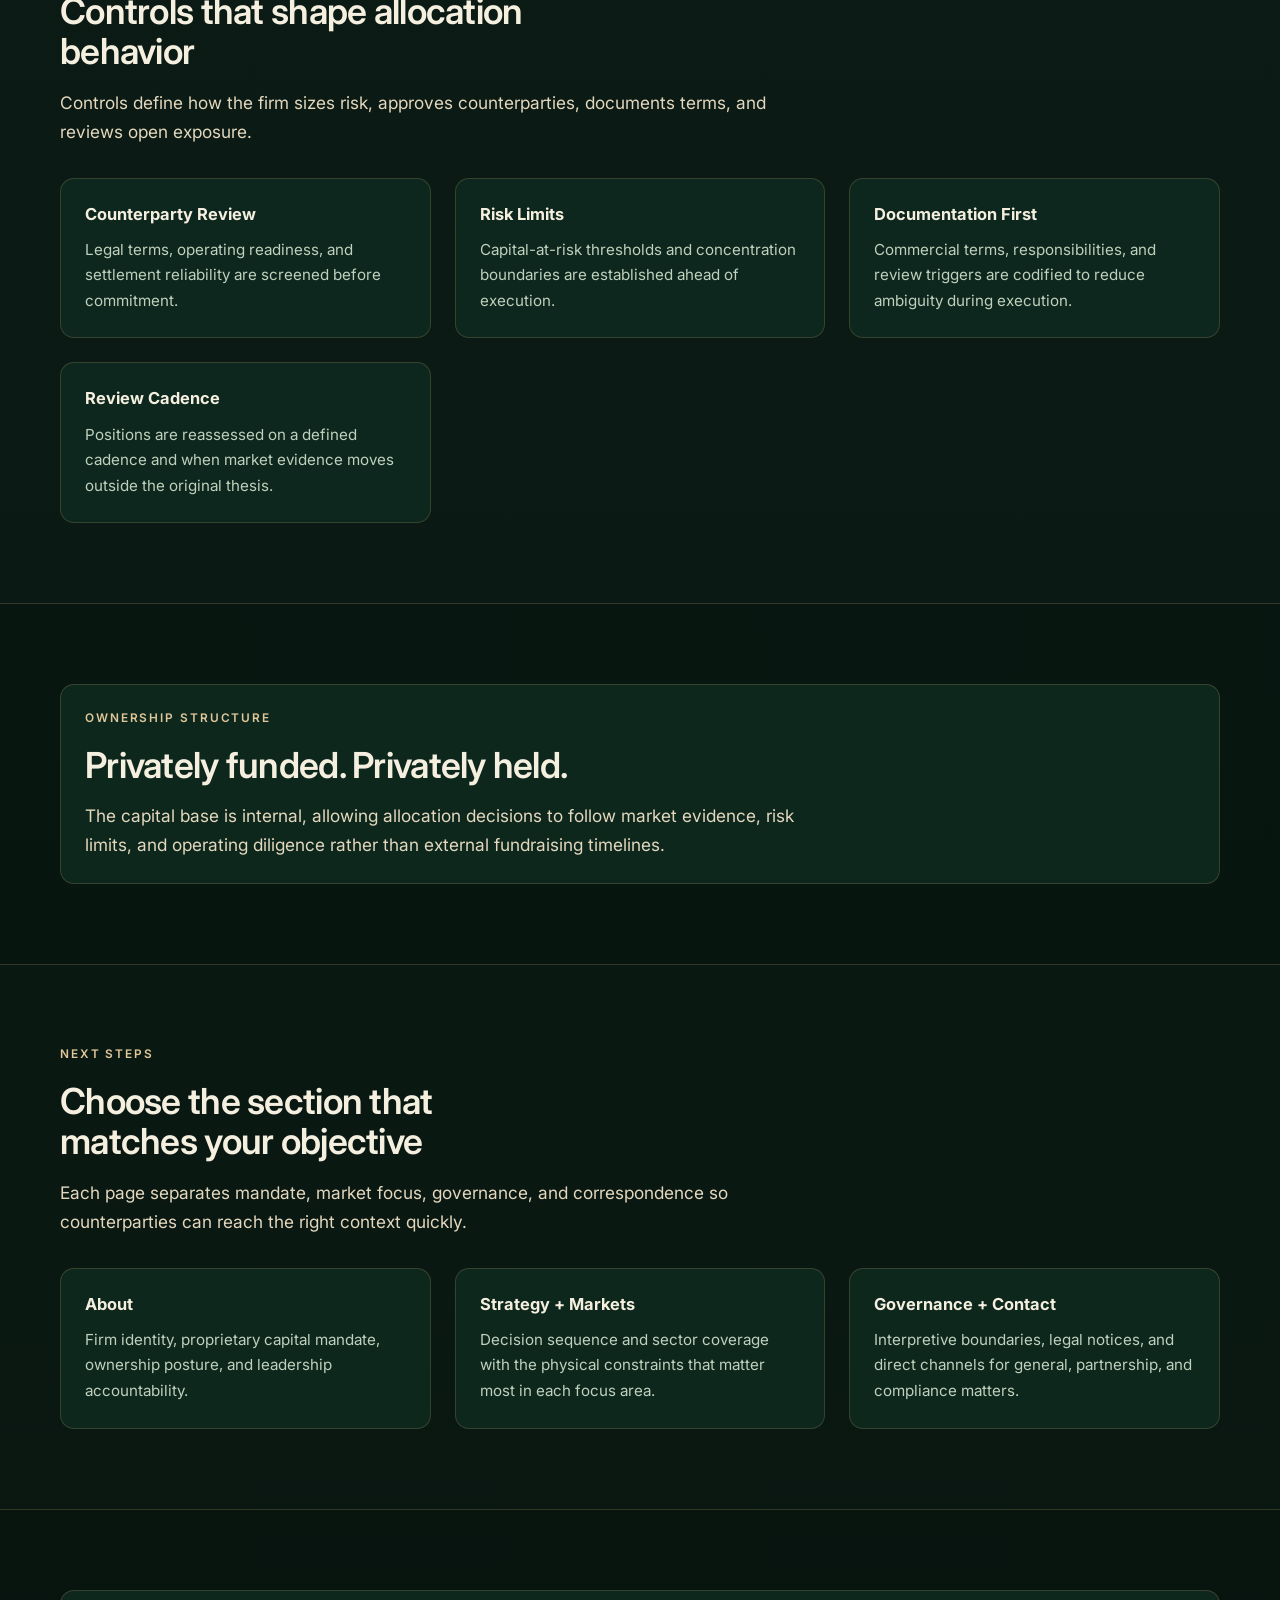
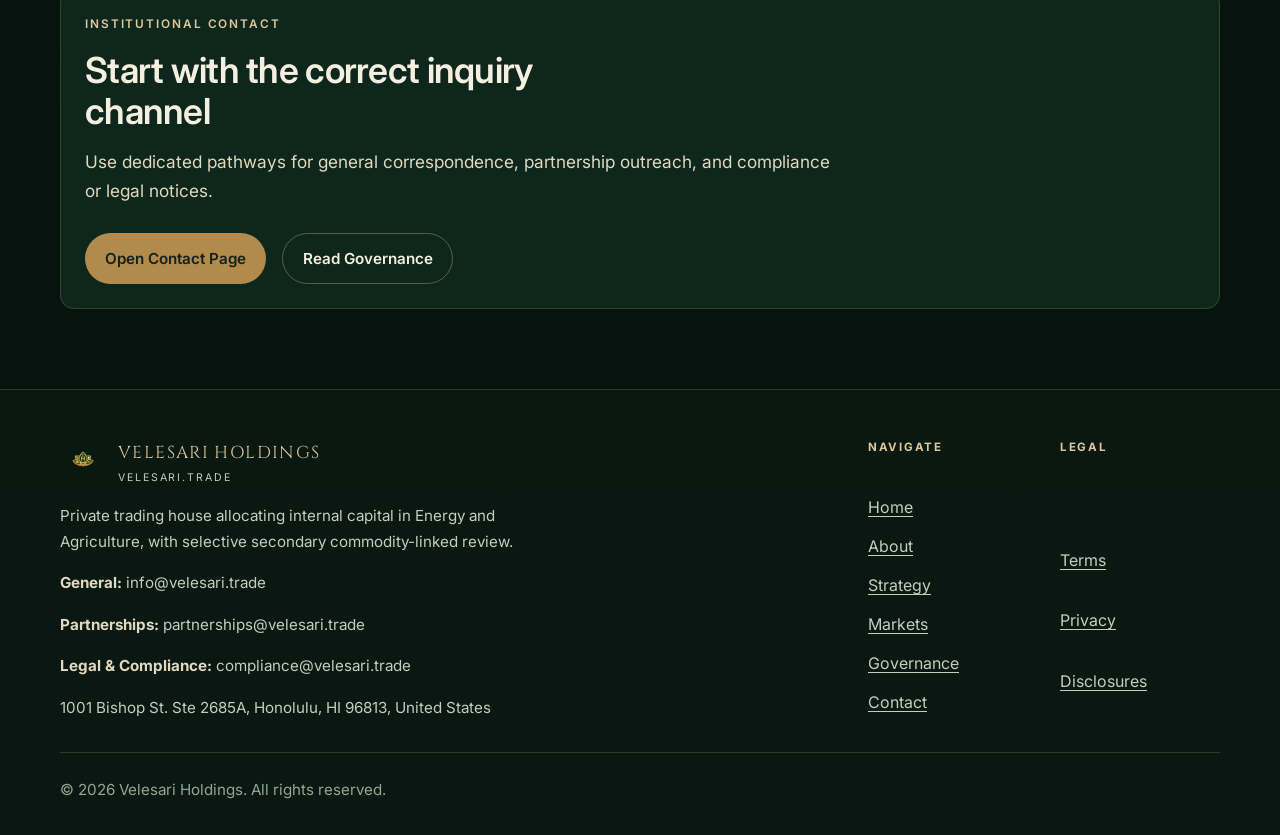
<file: home.html>
<!DOCTYPE html>
<html lang="en">
<head>
  <meta charset="utf-8" />
  <meta name="viewport" content="width=device-width, initial-scale=1" />
  <title>Velesari Holdings | Private Commodity Trading House</title>
  <meta name="description" content="Velesari Holdings is a privately funded and privately held trading house deploying proprietary capital across energy systems and agricultural supply chains." />
  <meta name="theme-color" content="#071610" />
  <link rel="canonical" href="https://velesari.trade/home.html" />
  <meta property="og:type" content="website" />
  <meta property="og:title" content="Velesari Holdings | Private Commodity Trading House" />
  <meta property="og:description" content="Institutional overview of Velesari Holdings with primary focus on Energy and Agriculture." />
  <meta property="og:url" content="https://velesari.trade/home.html" />
  <meta property="og:image" content="https://velesari.trade/assets/homepage-global-commodity-systems.png" />
  <meta name="twitter:card" content="summary_large_image" />
  <meta name="twitter:title" content="Velesari Holdings | Private Commodity Trading House" />
  <meta name="twitter:description" content="Privately held merchant house allocating proprietary capital in commodity-linked systems." />
  <meta name="twitter:image" content="https://velesari.trade/assets/homepage-global-commodity-systems.png" />
  <link rel="preconnect" href="https://fonts.googleapis.com" />
  <link rel="preconnect" href="https://fonts.gstatic.com" crossorigin />
  <link href="https://fonts.googleapis.com/css2?family=Cinzel:wght@500;600&family=Inter:wght@400;500;600;700&display=swap" rel="stylesheet" />
  <link rel="stylesheet" href="./styles.css" />
</head>
<body data-page="home">
  <div class="site-shell">
    <div id="siteHeader"></div>

    <main id="mainContent" class="page page-home">
      <section id="hero" class="section hero" aria-labelledby="heroTitle">
        <div class="section-inner hero-layout">
          <div class="hero-copy">
            <p id="heroEyebrow" class="eyebrow">Velesari Holdings</p>
            <h1 id="heroTitle" class="hero-title">Velesari Holdings</h1>
            <p id="heroSubtitle" class="hero-subtitle">Private commodity trading house and capital allocator.</p>
            <p id="heroBody" class="hero-body">Velesari deploys internal capital across commodity-linked systems.</p>
            <p id="heroInBrief" class="hero-brief"></p>
            <div id="heroActions" class="hero-actions"></div>
          </div>
          <figure class="visual-image visual-image-large">
            <img src="./assets/homepage-global-commodity-systems.png" alt="Global commodity systems overview for Velesari Holdings." loading="eager" decoding="async" />
          </figure>
        </div>
      </section>

      <section id="domains" class="section" aria-labelledby="domainsTitle">
        <div class="section-inner editorial-grid">
          <div>
            <div class="section-head">
              <p id="domainsEyebrow" class="eyebrow">Market Focus</p>
              <h2 id="domainsTitle" class="section-title">Primary concentration with selective secondary coverage</h2>
              <p id="domainsIntro" class="section-intro"></p>
            </div>
            <div id="domainGrid" class="split-grid" role="list"></div>
          </div>
          <figure class="visual-image visual-image-wide">
            <img src="./assets/home-secondary-energy-logistics-network.png" alt="Energy and logistics network visual showing transport-linked commodity exposure." loading="lazy" decoding="async" />
          </figure>
        </div>
      </section>

      <section id="revenue" class="section section-muted" aria-labelledby="revenueTitle">
        <div class="section-inner">
          <div class="section-head">
            <p id="revenueEyebrow" class="eyebrow">Operating Model</p>
            <h2 id="revenueTitle" class="section-title">Deployment channels</h2>
            <p id="revenueIntro" class="section-intro"></p>
          </div>
          <div id="revenuePillars" class="secondary-grid" role="list"></div>
        </div>
      </section>

      <section id="method" class="section" aria-labelledby="methodTitle">
        <div class="section-inner editorial-grid">
          <div>
            <div class="section-head">
              <p id="methodEyebrow" class="eyebrow">Decision Discipline</p>
              <h2 id="methodTitle" class="section-title">Structured process from thesis to review</h2>
              <p id="methodIntro" class="section-intro"></p>
            </div>
            <div id="methodSteps" class="split-grid" role="list"></div>
          </div>
          <figure class="visual-image visual-image-wide">
            <img src="./assets/strategy-market-structure-risk-execution.png" alt="Strategy framework image for market structure, risk controls, and execution review." loading="lazy" decoding="async" />
          </figure>
        </div>
      </section>

      <section id="principles" class="section section-muted" aria-labelledby="principlesTitle">
        <div class="section-inner">
          <div class="section-head">
            <p id="principlesEyebrow" class="eyebrow">Institutional Standards</p>
            <h2 id="principlesTitle" class="section-title">Controls that shape allocation behavior</h2>
            <p id="principlesIntro" class="section-intro"></p>
          </div>
          <div id="principlesList" class="secondary-grid" role="list"></div>
        </div>
      </section>

      <section id="nameMeaning" class="section" aria-labelledby="nameTitle">
        <div class="section-inner statement-panel">
          <p id="nameEyebrow" class="eyebrow">Ownership Structure</p>
          <h2 id="nameTitle" class="section-title">Privately funded. Privately held.</h2>
          <p id="nameBody" class="section-intro"></p>
        </div>
      </section>

      <section class="section section-muted" aria-labelledby="proofTitle">
        <div class="section-inner">
          <div class="section-head">
            <p id="proofEyebrow" class="eyebrow">Next Steps</p>
            <h2 id="proofTitle" class="section-title">Choose the section that matches your objective</h2>
            <p id="proofIntro" class="section-intro"></p>
          </div>
          <div id="proofGrid" class="secondary-grid" role="list"></div>
        </div>
      </section>

      <section id="closingCta" class="section" aria-labelledby="ctaTitle">
        <div class="section-inner cta-panel">
          <p id="ctaEyebrow" class="eyebrow">Institutional Contact</p>
          <h2 id="ctaTitle" class="section-title">Start with the correct inquiry channel</h2>
          <p id="ctaBody" class="section-intro"></p>
          <div id="ctaActions" class="hero-actions"></div>
        </div>
      </section>
    </main>

    <div id="siteFooter"></div>
  </div>

  <script src="./site.js" defer></script>
  <script src="./home.js" defer></script>
</body>
</html>
</file>
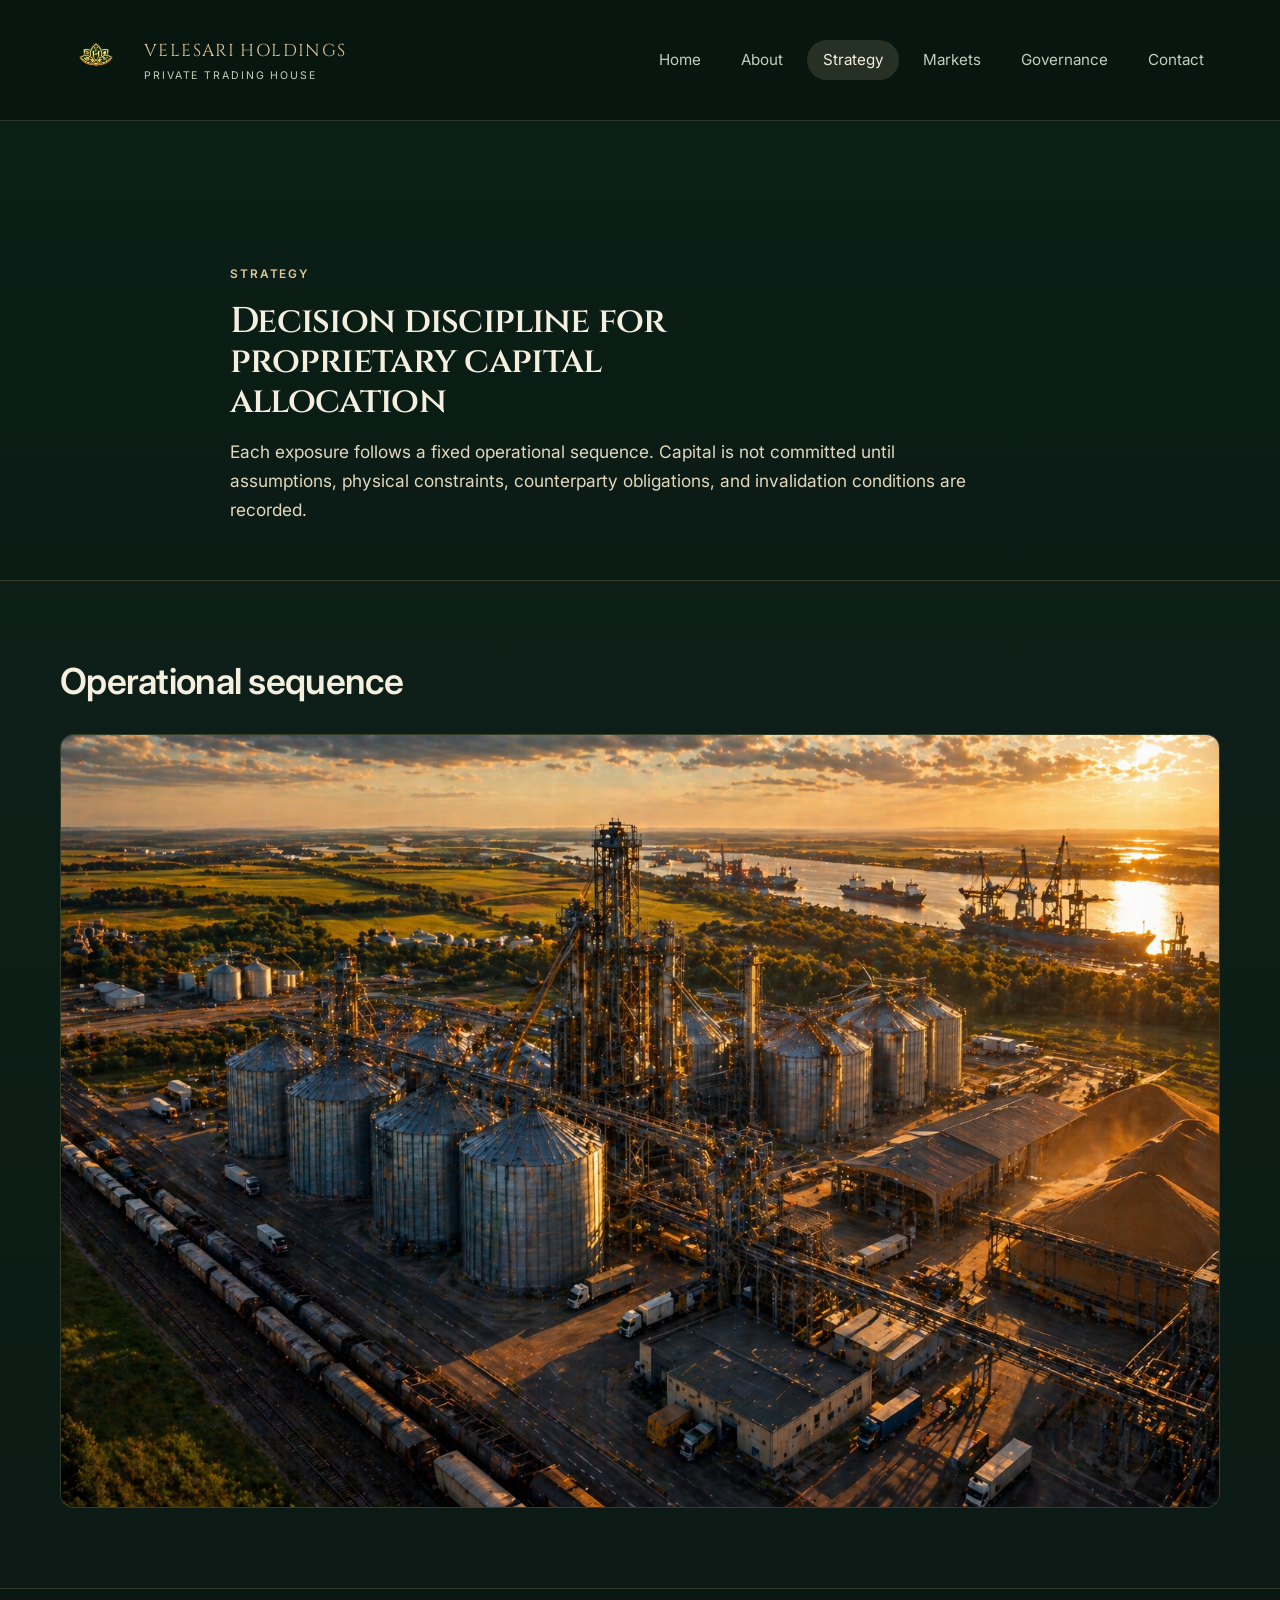
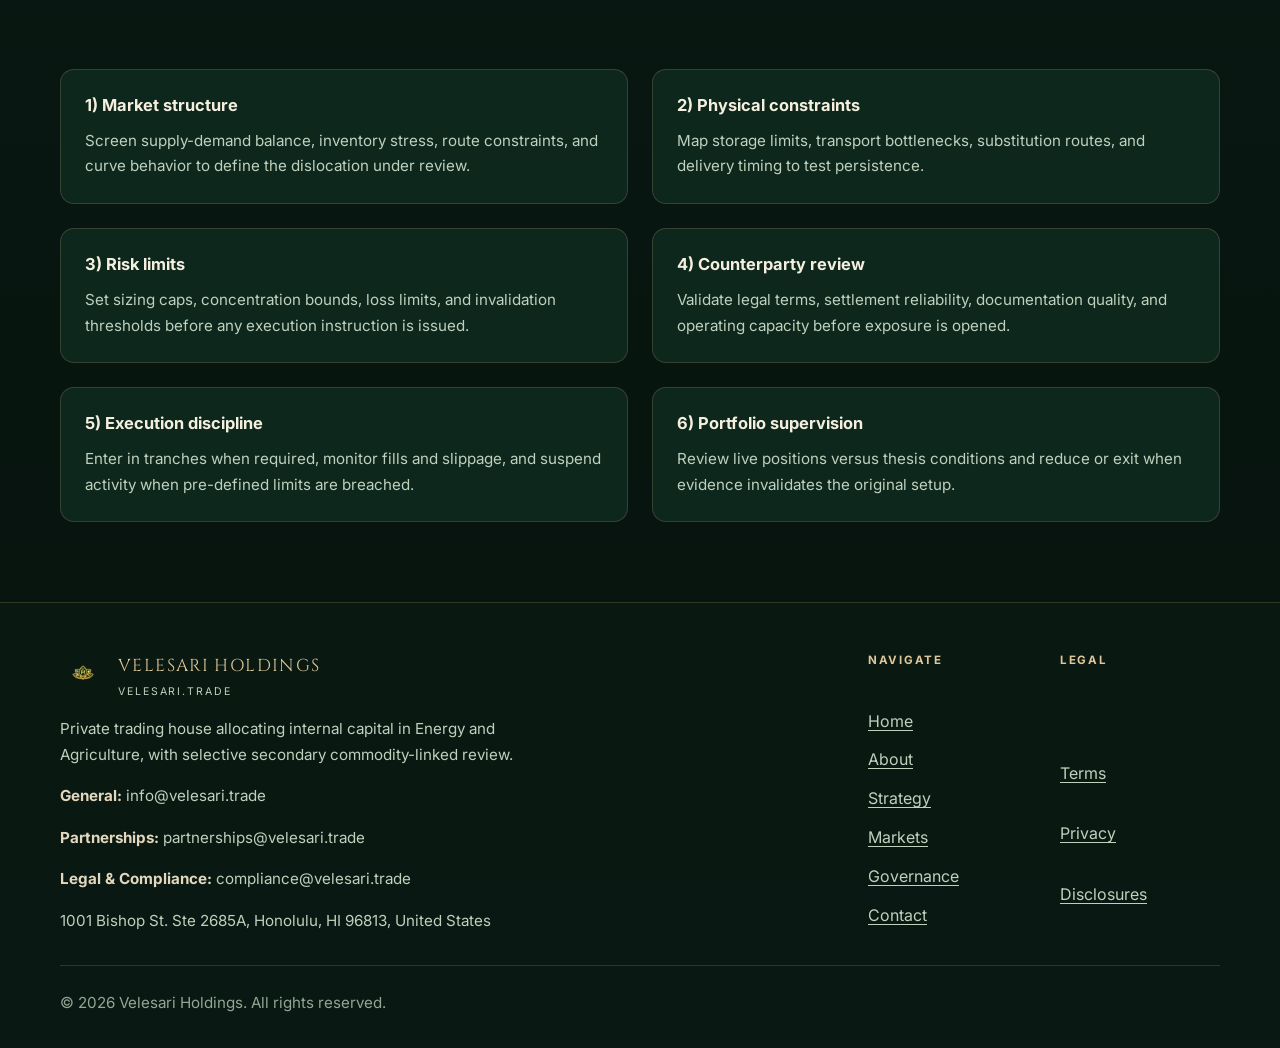
<file: method.html>
<!DOCTYPE html>
<html lang="en">
<head>
  <meta charset="utf-8" />
  <meta name="viewport" content="width=device-width, initial-scale=1" />
  <title>Strategy | Velesari Holdings</title>
  <meta name="description" content="Operational decision sequence for market structure assessment, physical constraints, risk limits, counterparty review, execution, and portfolio supervision." />
  <meta name="theme-color" content="#071610" />
  <link rel="canonical" href="https://velesari.trade/method.html" />
  <meta property="og:type" content="website" />
  <meta property="og:title" content="Strategy | Velesari Holdings" />
  <meta property="og:description" content="How Velesari records assumptions, defines risk, reviews counterparties, executes, and supervises exposure." />
  <meta property="og:url" content="https://velesari.trade/method.html" />
  <meta property="og:image" content="https://velesari.trade/assets/strategy-market-structure-risk-execution.png" />
  <meta name="twitter:card" content="summary_large_image" />
  <meta name="twitter:title" content="Strategy | Velesari Holdings" />
  <meta name="twitter:description" content="Decision sequence from structure mapping to portfolio supervision." />
  <meta name="twitter:image" content="https://velesari.trade/assets/strategy-market-structure-risk-execution.png" />
  <link rel="preconnect" href="https://fonts.googleapis.com" />
  <link rel="preconnect" href="https://fonts.gstatic.com" crossorigin />
  <link href="https://fonts.googleapis.com/css2?family=Cinzel:wght@500;600&family=Inter:wght@400;500;600;700&display=swap" rel="stylesheet" />
  <link rel="stylesheet" href="./styles.css" />
</head>
<body data-page="method">
  <div class="site-shell">
    <div id="siteHeader"></div>
    <main class="page" id="mainContent">
      <section class="section page-banner" aria-labelledby="methodTitle">
        <div class="section-inner section-inner-narrow section-head">
          <p class="eyebrow">Strategy</p>
          <h1 id="methodTitle" class="section-title">Decision discipline for proprietary capital allocation</h1>
          <p class="section-intro">Each exposure follows a fixed operational sequence. Capital is not committed until assumptions, physical constraints, counterparty obligations, and invalidation conditions are recorded.</p>
        </div>
      </section>

      <section class="section section-muted" aria-labelledby="methodVisualTitle">
        <div class="section-inner">
          <div class="section-head">
            <h2 id="methodVisualTitle" class="section-title">Operational sequence</h2>
          </div>
          <figure class="visual-image visual-image-wide">
            <img src="./assets/strategy-market-structure-risk-execution.png" alt="Strategy framework image for market structure, risk controls, and execution review." loading="lazy" decoding="async" />
          </figure>
        </div>
      </section>

      <section class="section" aria-label="Strategy steps">
        <div class="section-inner split-grid">
          <article class="card"><h2 class="card-title">1) Market structure</h2><p class="card-body">Screen supply-demand balance, inventory stress, route constraints, and curve behavior to define the dislocation under review.</p></article>
          <article class="card"><h2 class="card-title">2) Physical constraints</h2><p class="card-body">Map storage limits, transport bottlenecks, substitution routes, and delivery timing to test persistence.</p></article>
          <article class="card"><h2 class="card-title">3) Risk limits</h2><p class="card-body">Set sizing caps, concentration bounds, loss limits, and invalidation thresholds before any execution instruction is issued.</p></article>
          <article class="card"><h2 class="card-title">4) Counterparty review</h2><p class="card-body">Validate legal terms, settlement reliability, documentation quality, and operating capacity before exposure is opened.</p></article>
          <article class="card"><h2 class="card-title">5) Execution discipline</h2><p class="card-body">Enter in tranches when required, monitor fills and slippage, and suspend activity when pre-defined limits are breached.</p></article>
          <article class="card"><h2 class="card-title">6) Portfolio supervision</h2><p class="card-body">Review live positions versus thesis conditions and reduce or exit when evidence invalidates the original setup.</p></article>
        </div>
      </section>
    </main>
    <div id="siteFooter"></div>
  </div>
  <script src="./site.js" defer></script>
</body>
</html>
</file>
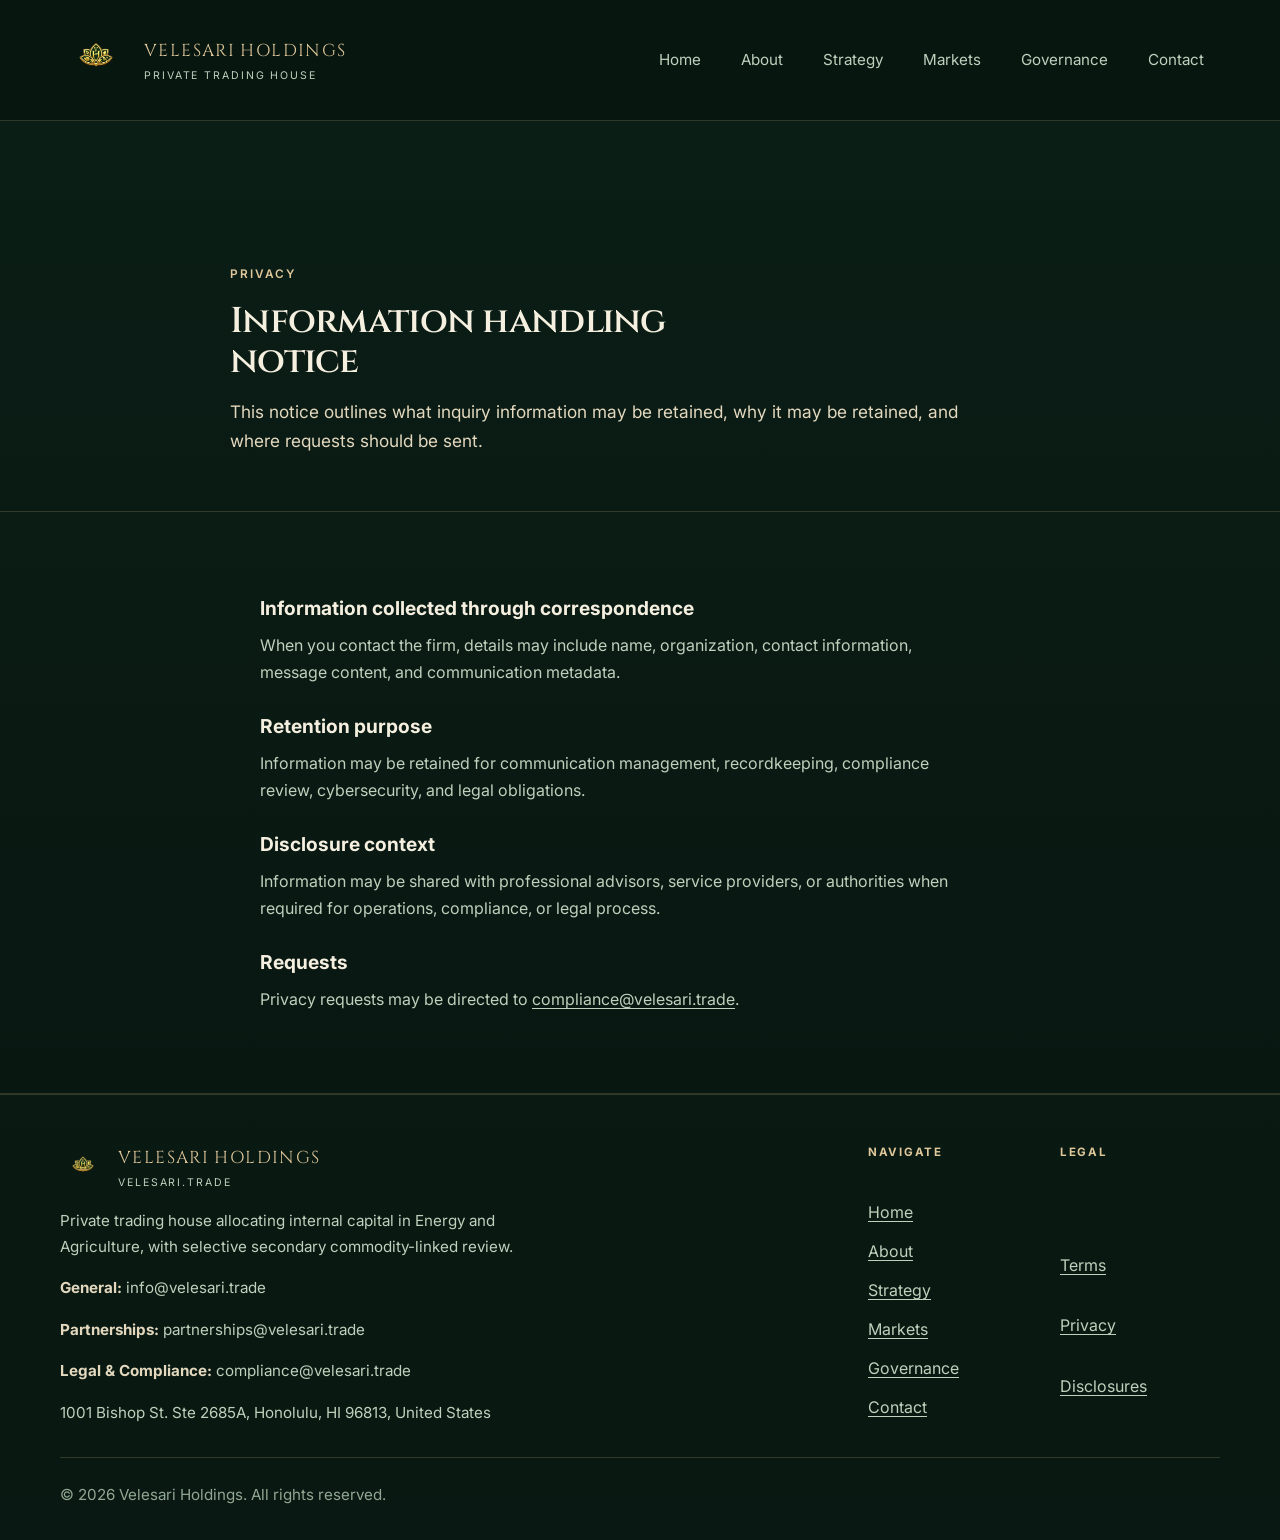
<file: privacy.html>
<!DOCTYPE html>
<html lang="en">
<head>
  <meta charset="utf-8" />
  <meta name="viewport" content="width=device-width, initial-scale=1" />
  <title>Privacy | Velesari Holdings</title>
  <meta name="description" content="Concise privacy notice for contact information handling, retention purpose, sharing context, and request channel." />
  <meta name="theme-color" content="#071610" />
  <link rel="canonical" href="https://velesari.trade/privacy.html" />
  <meta property="og:type" content="website" />
  <meta property="og:title" content="Privacy | Velesari Holdings" />
  <meta property="og:description" content="How inquiry information may be retained and handled." />
  <meta property="og:url" content="https://velesari.trade/privacy.html" />
  <meta property="og:image" content="https://velesari.trade/assets/homepage-global-commodity-systems.png" />
  <meta name="twitter:card" content="summary_large_image" />
  <meta name="twitter:title" content="Privacy | Velesari Holdings" />
  <meta name="twitter:description" content="Privacy notice for website correspondence." />
  <meta name="twitter:image" content="https://velesari.trade/assets/homepage-global-commodity-systems.png" />
  <link rel="preconnect" href="https://fonts.googleapis.com" />
  <link rel="preconnect" href="https://fonts.gstatic.com" crossorigin />
  <link href="https://fonts.googleapis.com/css2?family=Cinzel:wght@500;600&family=Inter:wght@400;500;600;700&display=swap" rel="stylesheet" />
  <link rel="stylesheet" href="./styles.css" />
</head>
<body data-page="privacy" class="page-legal">
  <div class="site-shell">
    <div id="siteHeader"></div>
    <main class="page" id="mainContent">
      <section class="section page-banner" aria-labelledby="privacyTitle">
        <div class="section-inner section-inner-narrow section-head">
          <p class="eyebrow">Privacy</p>
          <h1 id="privacyTitle" class="section-title">Information handling notice</h1>
          <p class="section-intro">This notice outlines what inquiry information may be retained, why it may be retained, and where requests should be sent.</p>
        </div>
      </section>
      <section class="section section-muted">
        <div class="section-inner section-inner-narrow prose">
          <div><h2>Information collected through correspondence</h2><p>When you contact the firm, details may include name, organization, contact information, message content, and communication metadata.</p></div>
          <div><h2>Retention purpose</h2><p>Information may be retained for communication management, recordkeeping, compliance review, cybersecurity, and legal obligations.</p></div>
          <div><h2>Disclosure context</h2><p>Information may be shared with professional advisors, service providers, or authorities when required for operations, compliance, or legal process.</p></div>
          <div><h2>Requests</h2><p>Privacy requests may be directed to <a href="mailto:compliance@velesari.trade">compliance@velesari.trade</a>.</p></div>
        </div>
      </section>
    </main>
    <div id="siteFooter"></div>
  </div>
  <script src="./site.js" defer></script>
</body>
</html>
</file>
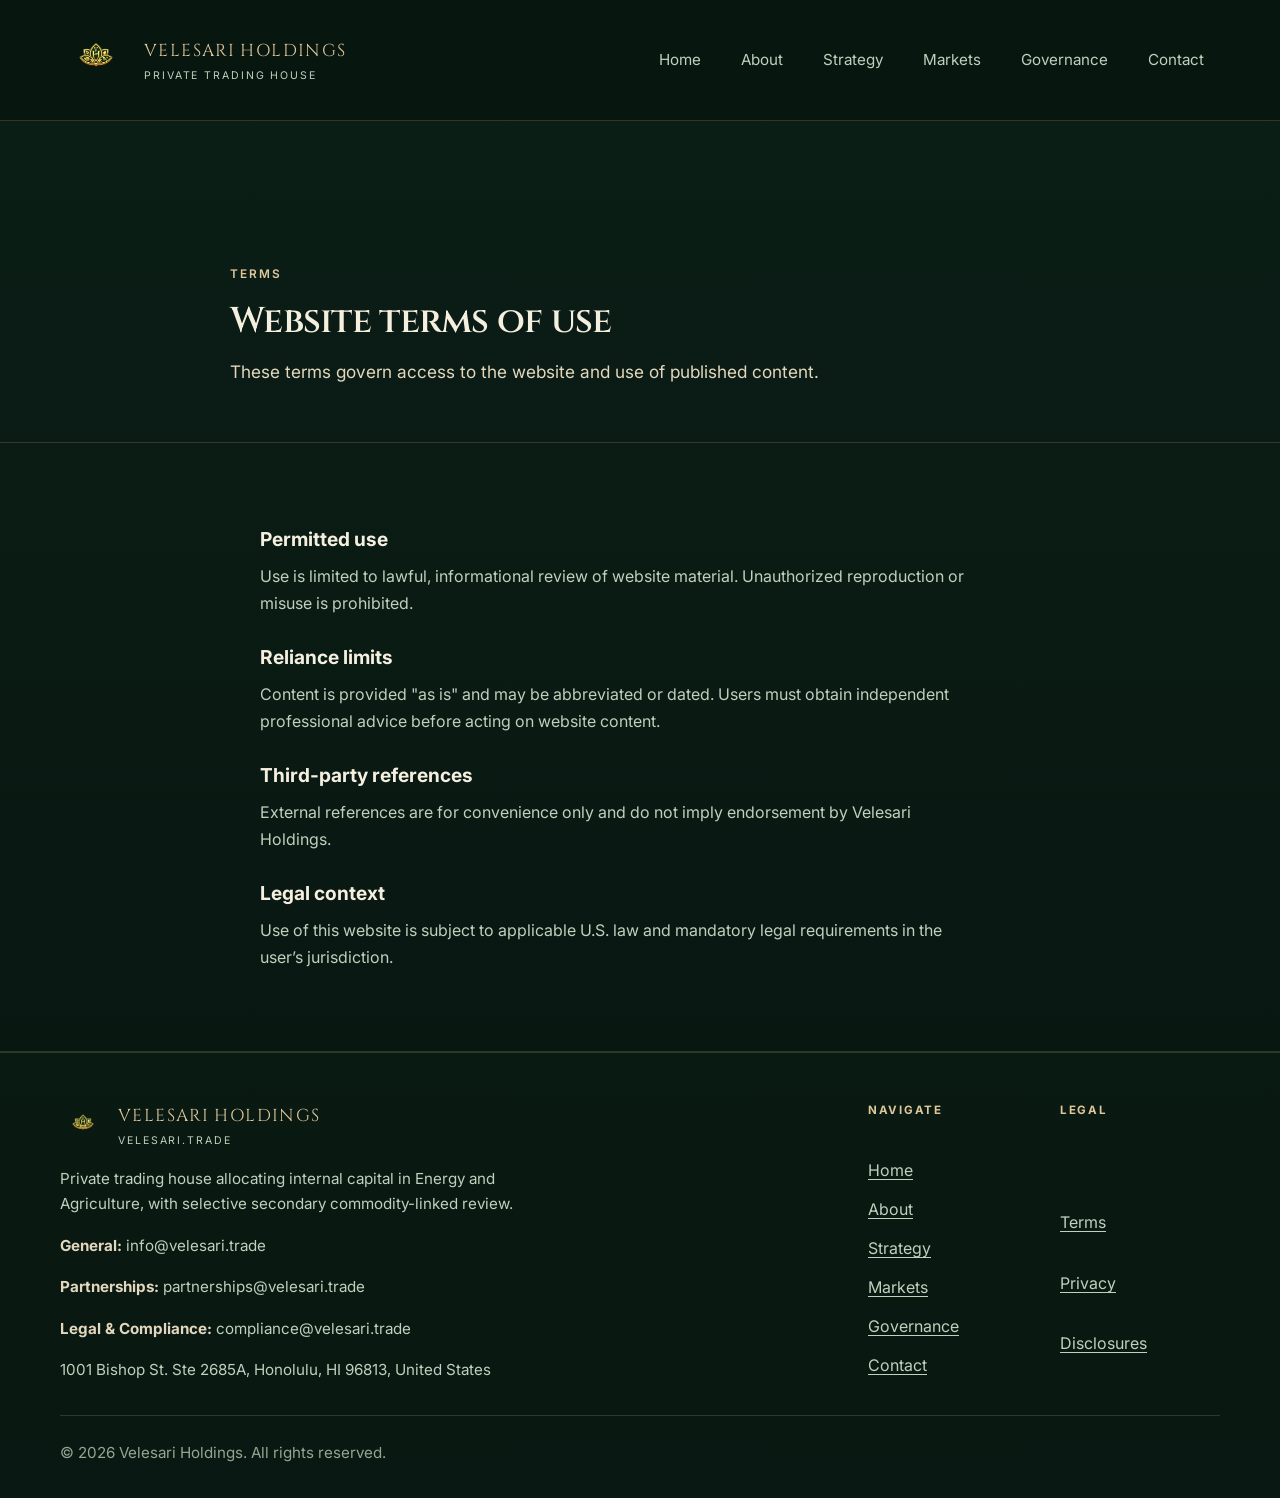
<file: terms.html>
<!DOCTYPE html>
<html lang="en">
<head>
  <meta charset="utf-8" />
  <meta name="viewport" content="width=device-width, initial-scale=1" />
  <title>Terms | Velesari Holdings</title>
  <meta name="description" content="Concise website terms for access, acceptable use, reliance limits, and legal context." />
  <meta name="theme-color" content="#071610" />
  <link rel="canonical" href="https://velesari.trade/terms.html" />
  <meta property="og:type" content="website" />
  <meta property="og:title" content="Terms | Velesari Holdings" />
  <meta property="og:description" content="Website conditions for access and use." />
  <meta property="og:url" content="https://velesari.trade/terms.html" />
  <meta property="og:image" content="https://velesari.trade/assets/homepage-global-commodity-systems.png" />
  <meta name="twitter:card" content="summary_large_image" />
  <meta name="twitter:title" content="Terms | Velesari Holdings" />
  <meta name="twitter:description" content="Legal terms for using this website." />
  <meta name="twitter:image" content="https://velesari.trade/assets/homepage-global-commodity-systems.png" />
  <link rel="preconnect" href="https://fonts.googleapis.com" />
  <link rel="preconnect" href="https://fonts.gstatic.com" crossorigin />
  <link href="https://fonts.googleapis.com/css2?family=Cinzel:wght@500;600&family=Inter:wght@400;500;600;700&display=swap" rel="stylesheet" />
  <link rel="stylesheet" href="./styles.css" />
</head>
<body data-page="terms" class="page-legal">
  <div class="site-shell">
    <div id="siteHeader"></div>
    <main class="page" id="mainContent">
      <section class="section page-banner" aria-labelledby="termsTitle">
        <div class="section-inner section-inner-narrow section-head">
          <p class="eyebrow">Terms</p>
          <h1 id="termsTitle" class="section-title">Website terms of use</h1>
          <p class="section-intro">These terms govern access to the website and use of published content.</p>
        </div>
      </section>
      <section class="section section-muted">
        <div class="section-inner section-inner-narrow prose">
          <div><h2>Permitted use</h2><p>Use is limited to lawful, informational review of website material. Unauthorized reproduction or misuse is prohibited.</p></div>
          <div><h2>Reliance limits</h2><p>Content is provided "as is" and may be abbreviated or dated. Users must obtain independent professional advice before acting on website content.</p></div>
          <div><h2>Third-party references</h2><p>External references are for convenience only and do not imply endorsement by Velesari Holdings.</p></div>
          <div><h2>Legal context</h2><p>Use of this website is subject to applicable U.S. law and mandatory legal requirements in the user’s jurisdiction.</p></div>
        </div>
      </section>
    </main>
    <div id="siteFooter"></div>
  </div>
  <script src="./site.js" defer></script>
</body>
</html>
</file>
<file: styles.css>
:root {
  --bg-0: #06120d;
  --bg-1: #0b1f17;
  --bg-2: #123226;
  --surface-0: rgba(11, 31, 23, 0.9);
  --surface-1: rgba(15, 41, 31, 0.95);
  --text-0: #f5efdf;
  --text-1: #e3d8be;
  --text-2: #bfd0bc;
  --text-3: #92a793;
  --line-0: rgba(210, 180, 120, 0.2);
  --line-1: rgba(210, 180, 120, 0.38);
  --brand-0: #b28a4b;
  --brand-1: #dfc79a;
  --radius-1: 14px;
  --radius-pill: 999px;
  --container: 1160px;
  --container-narrow: 820px;
  --header-height: 104px;
  --space-2: 0.5rem;
  --space-3: 0.75rem;
  --space-4: 1rem;
  --space-5: 1.25rem;
  --space-6: 1.5rem;
  --space-8: 2rem;
  --space-10: 2.5rem;
  --space-12: 3rem;
  --space-16: 4rem;
  --space-20: 5rem;
  --font-sans: "Inter", system-ui, -apple-system, "Segoe UI", sans-serif;
  --font-display: "Cinzel", "Times New Roman", serif;
  --text-sm: 0.95rem;
  --text-md: 1rem;
  --text-lg: 1.08rem;
  --text-xl: clamp(1.2rem, 2vw, 1.45rem);
  --text-2xl: clamp(1.6rem, 2.8vw, 2.3rem);
  --text-3xl: clamp(2.15rem, 4.5vw, 3.8rem);
}

*, *::before, *::after { box-sizing: border-box; }
html { color-scheme: dark; scroll-behavior: smooth; }
body {
  margin: 0;
  min-width: 320px;
  overflow-x: hidden;
  font-family: var(--font-sans);
  font-size: var(--text-md);
  line-height: 1.68;
  color: var(--text-0);
  background: linear-gradient(180deg, var(--bg-1) 0%, var(--bg-0) 100%);
  text-rendering: optimizeLegibility;
  -webkit-font-smoothing: antialiased;
}
body.nav-open { overflow: hidden; }
img { max-width: 100%; display: block; }
a { color: inherit; text-decoration: none; }
button { font: inherit; color: inherit; border: 0; background: none; cursor: pointer; }
p, h1, h2, h3 { margin: 0; }
ul { margin: 0; padding: 0; list-style: none; }
.visually-hidden {
  position: absolute !important;
  width: 1px;
  height: 1px;
  padding: 0;
  margin: -1px;
  overflow: hidden;
  clip: rect(0, 0, 0, 0);
  white-space: nowrap;
  border: 0;
}

.site-shell, .page { position: relative; z-index: 1; }
.site-shell { min-height: 100vh; }
.section { padding: var(--space-20) var(--space-6); }
.section-inner { width: min(100%, var(--container)); margin: 0 auto; }
.section-inner-narrow { width: min(100%, var(--container-narrow)); margin: 0 auto; }
.section-head { display: grid; gap: var(--space-4); margin-bottom: var(--space-8); }
.eyebrow {
  font-size: 0.74rem;
  letter-spacing: 0.16em;
  text-transform: uppercase;
  font-weight: 600;
  color: var(--brand-1);
}
.section-title {
  max-width: 22ch;
  font-size: var(--text-2xl);
  line-height: 1.12;
  letter-spacing: -0.02em;
  font-weight: 600;
}
.section-intro {
  color: var(--text-1);
  max-width: 68ch;
  font-size: var(--text-lg);
}

.hero {
  padding-top: calc(var(--header-height) + var(--space-12));
  border-bottom: 1px solid var(--line-0);
}
.hero-layout { display: grid; grid-template-columns: 1.05fr 0.95fr; gap: var(--space-12); align-items: center; }
.hero-copy { display: grid; gap: var(--space-5); }
.hero-title {
  font-family: var(--font-display);
  max-width: 12ch;
  font-size: var(--text-3xl);
  line-height: 1;
  letter-spacing: -0.02em;
}
.hero-subtitle { color: var(--text-1); max-width: 32ch; font-size: var(--text-xl); }
.hero-body { color: var(--text-2); max-width: 66ch; }
.hero-brief { color: var(--text-3); max-width: 58ch; font-size: var(--text-sm); }
.hero-actions { display: flex; flex-wrap: wrap; gap: var(--space-4); margin-top: var(--space-3); }

.visual-image {
  overflow: hidden;
  margin: 0;
  border-radius: var(--radius-1);
  border: 1px solid var(--line-0);
  background: var(--surface-0);
}
.visual-image img { width: 100%; height: 100%; object-fit: cover; }
.visual-image-large { min-height: 420px; }
.visual-image-wide { min-height: 300px; }
.visual-image-sector { min-height: 280px; }
.visual-image-document { min-height: 220px; }

.editorial-grid,
.split-grid,
.primary-grid,
.secondary-grid,
.contact-grid,
.legal-grid { display: grid; gap: var(--space-6); }
.editorial-grid { grid-template-columns: 1.2fr 0.8fr; }
.split-grid { grid-template-columns: repeat(2, minmax(0, 1fr)); }
.primary-grid { grid-template-columns: repeat(2, minmax(0, 1fr)); }
.secondary-grid { grid-template-columns: repeat(3, minmax(0, 1fr)); }
.contact-grid { grid-template-columns: repeat(2, minmax(0, 1fr)); }
.legal-grid { grid-template-columns: repeat(2, minmax(0, 1fr)); }

.card,
.statement-panel,
.cta-panel {
  background: var(--surface-1);
  border: 1px solid var(--line-0);
  border-radius: var(--radius-1);
  padding: var(--space-6);
}
.card { display: grid; gap: var(--space-3); }
.card-featured { border-color: var(--line-1); background: rgba(19, 55, 40, 0.96); }
.card-title { font-size: 1.03rem; line-height: 1.35; }
.card-body { color: var(--text-2); font-size: var(--text-sm); max-width: 62ch; }
.list-tight { display: grid; gap: var(--space-4); }
.list-tight li { color: var(--text-2); padding-left: var(--space-4); border-left: 2px solid var(--line-0); }

.button {
  display: inline-flex;
  align-items: center;
  justify-content: center;
  min-height: 44px;
  padding: 0.75rem 1.2rem;
  border-radius: var(--radius-pill);
  border: 1px solid transparent;
  font-size: var(--text-sm);
  font-weight: 600;
}
.button-primary { background: var(--brand-0); color: #10231a; }
.button-secondary { border-color: var(--line-1); color: var(--text-0); background: transparent; }
.button-secondary:hover { border-color: var(--brand-1); }
.button:focus-visible,
.nav-toggle:focus-visible,
.site-nav a:focus-visible,
.footer-links a:focus-visible,
.brand:focus-visible,
.prose a:focus-visible { outline: 2px solid var(--brand-1); outline-offset: 3px; }

.site-header {
  position: sticky;
  top: 0;
  z-index: 40;
  padding: var(--space-4) var(--space-6);
  border-bottom: 1px solid var(--line-0);
  background: rgba(8, 23, 17, 0.96);
}
.site-header-inner, .site-footer-inner { width: min(100%, var(--container)); margin: 0 auto; }
.site-header-inner { display: flex; align-items: center; justify-content: space-between; min-height: calc(var(--header-height) - 1rem); gap: var(--space-6); }
.brand { display: inline-flex; align-items: center; gap: var(--space-3); }
.brand-mark { width: 72px; height: 72px; }
.brand-mark img { width: 100%; height: 100%; object-fit: contain; }
.brand-wording { display: grid; gap: 2px; }
.brand-text {
  color: var(--brand-1);
  font-family: var(--font-display);
  text-transform: uppercase;
  font-size: 1.08rem;
  letter-spacing: 0.08em;
}
.brand-subtext { color: var(--text-2); text-transform: uppercase; font-size: 0.66rem; letter-spacing: 0.18em; }
.site-nav { display: flex; align-items: center; }
.site-nav-list { display: flex; gap: var(--space-2); }
.site-nav a { min-height: 40px; padding: 0 var(--space-4); border-radius: var(--radius-pill); color: var(--text-2); font-size: var(--text-sm); display: inline-flex; align-items: center; }
.site-nav a:hover, .site-nav a[aria-current="page"] { color: var(--text-0); background: rgba(223, 199, 154, 0.14); }
.nav-toggle {
  display: none;
  width: 44px;
  height: 44px;
  border: 1px solid var(--line-0);
  border-radius: 10px;
}
.nav-toggle-line { width: 18px; height: 1.5px; margin: 3px 0; background: var(--text-0); display: block; }

.site-footer {
  padding: var(--space-12) var(--space-6) var(--space-8);
  border-top: 1px solid var(--line-0);
  background: rgba(10, 28, 21, 0.7);
}
.site-footer .brand-mark { width: 46px; height: 46px; }
.footer-top { display: flex; justify-content: space-between; gap: var(--space-12); padding-bottom: var(--space-8); }
.footer-brand { display: grid; gap: var(--space-4); max-width: 520px; }
.footer-tagline { color: var(--text-2); font-size: var(--text-sm); }
.footer-tagline strong { color: var(--text-1); }
.footer-nav { display: grid; grid-template-columns: repeat(2, minmax(160px, 1fr)); gap: var(--space-8); }
.footer-group { display: grid; gap: var(--space-3); }
.footer-heading { font-size: 0.72rem; letter-spacing: 0.15em; text-transform: uppercase; color: var(--brand-1); }
.footer-links { display: grid; gap: var(--space-2); }
.footer-links a, .prose a { text-decoration: underline; text-underline-offset: 3px; color: var(--text-2); }
.footer-links a:hover, .prose a:hover { color: var(--text-0); }
.footer-bottom { padding-top: var(--space-6); border-top: 1px solid var(--line-0); }
.footer-copy { color: var(--text-3); font-size: var(--text-sm); }

.page-banner { padding-top: calc(var(--header-height) + var(--space-10)); padding-bottom: var(--space-6); }
.page-banner .section-title { font-family: var(--font-display); }
.prose { display: grid; gap: var(--space-6); max-width: 76ch; }
.prose h2 { font-size: 1.2rem; margin-bottom: var(--space-2); }
.prose p, .prose li { color: var(--text-2); max-width: 72ch; }
.section-muted { background: rgba(255, 255, 255, 0.01); border-top: 1px solid var(--line-0); border-bottom: 1px solid var(--line-0); }
.page-legal .section-muted { background: rgba(255, 255, 255, 0.004); }
.statement-panel,
.cta-panel { display: grid; gap: var(--space-4); }

@media (max-width: 980px) {
  :root { --header-height: 92px; }
  .section { padding: var(--space-16) var(--space-5); }
  .hero-layout,
  .editorial-grid,
  .split-grid,
  .primary-grid,
  .secondary-grid,
  .contact-grid,
  .legal-grid { grid-template-columns: 1fr; }
  .nav-toggle { display: inline-flex; flex-direction: column; align-items: center; justify-content: center; }
  .site-nav {
    position: absolute;
    top: calc(100% + 10px);
    left: var(--space-5);
    right: var(--space-5);
    display: none;
    background: var(--surface-1);
    border: 1px solid var(--line-0);
    border-radius: var(--radius-1);
    padding: var(--space-3);
  }
  .site-nav.is-open { display: block; }
  .site-nav-list { flex-direction: column; }
  .site-nav a { min-height: 44px; justify-content: flex-start; }
  .footer-top { flex-direction: column; gap: var(--space-8); }
  .visual-image-large { min-height: 340px; }
  .visual-image-wide { min-height: 260px; }
}

@media (max-width: 640px) {
  :root { --header-height: 82px; }
  .section { padding: var(--space-12) var(--space-4); }
  .hero { padding-top: var(--space-10); }
  .page-banner { padding-top: var(--space-10); }
  .brand-wording { display: none; }
  .brand-mark { width: 52px; height: 52px; }
  .hero-actions { flex-direction: column; }
  .button { width: 100%; }
  .card, .statement-panel, .cta-panel { padding: var(--space-5); }
  .visual-image-large,
  .visual-image-wide,
  .visual-image-sector,
  .visual-image-document {
    min-height: 0;
    aspect-ratio: 4 / 3;
  }
  .footer-nav { grid-template-columns: 1fr; }
}

@media (prefers-reduced-motion: reduce) {
  html { scroll-behavior: auto; }
  *, *::before, *::after { transition: none !important; animation: none !important; }
}
</file>
